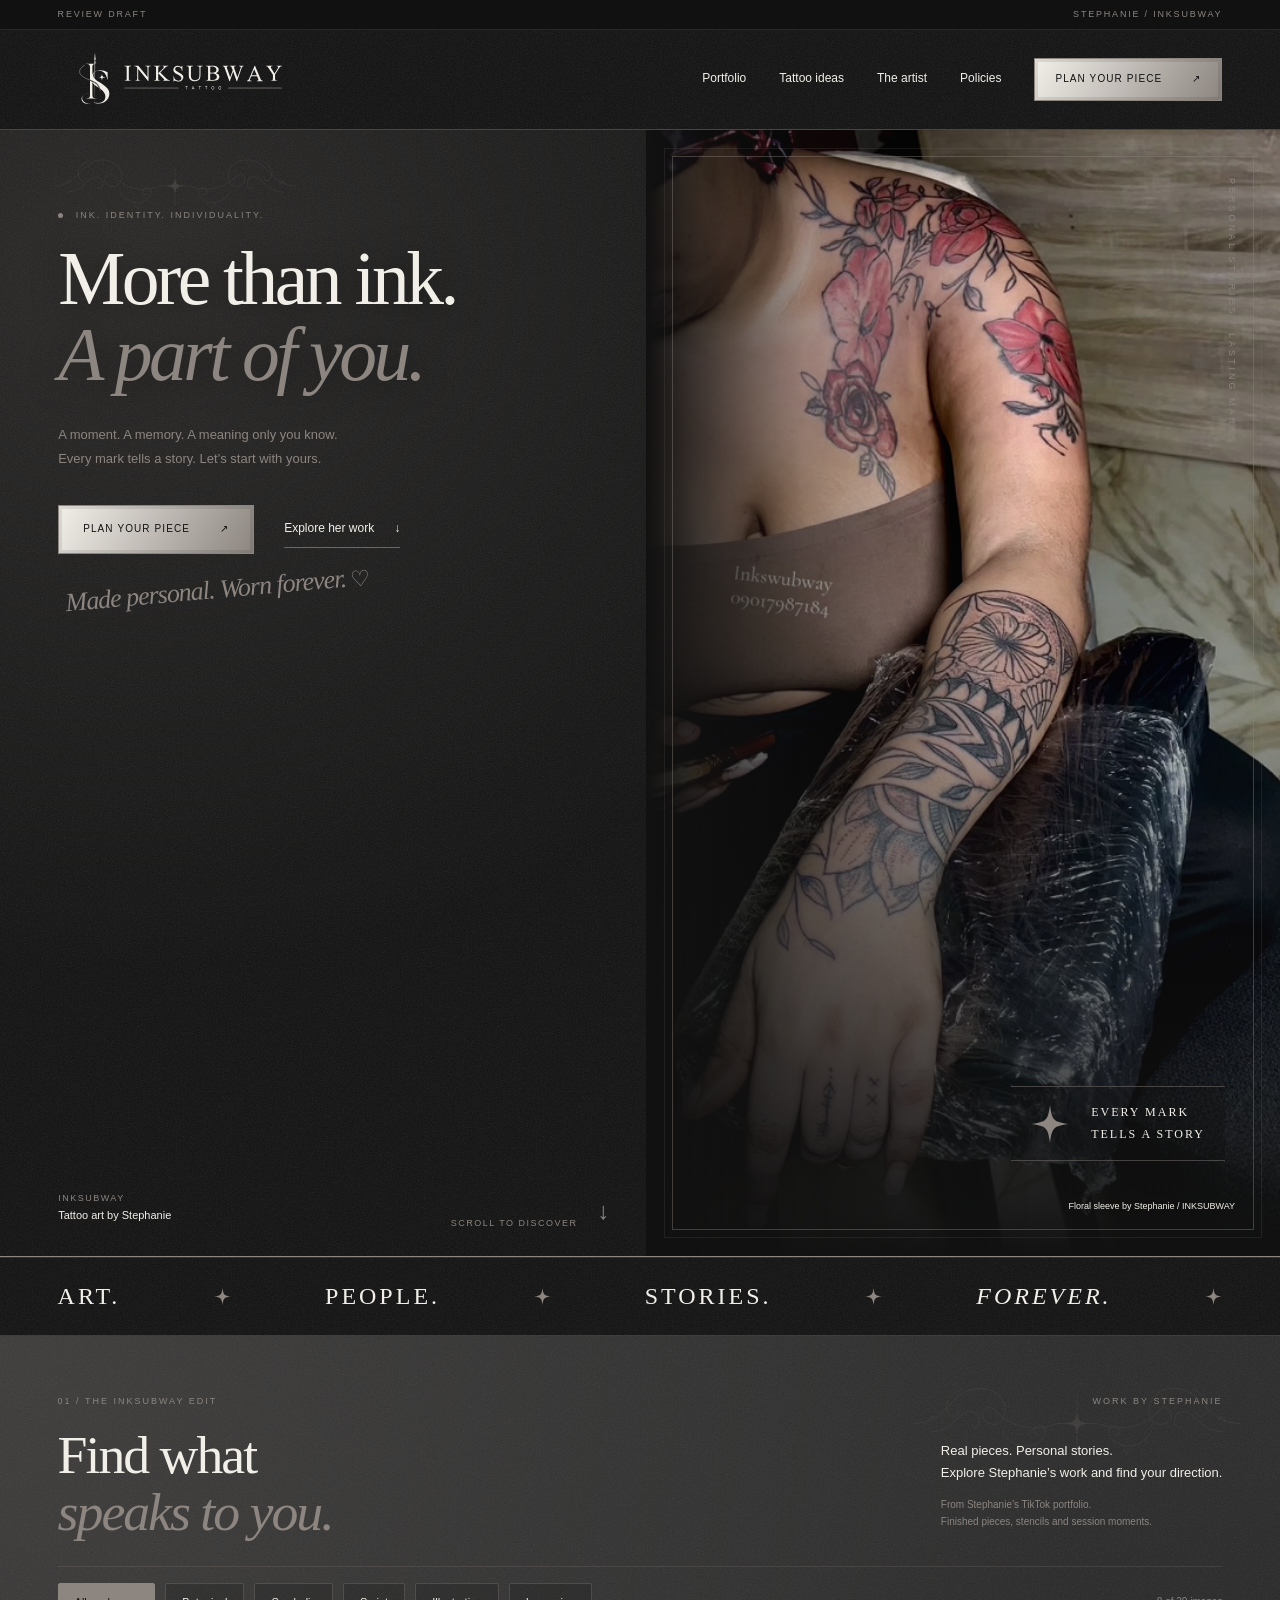
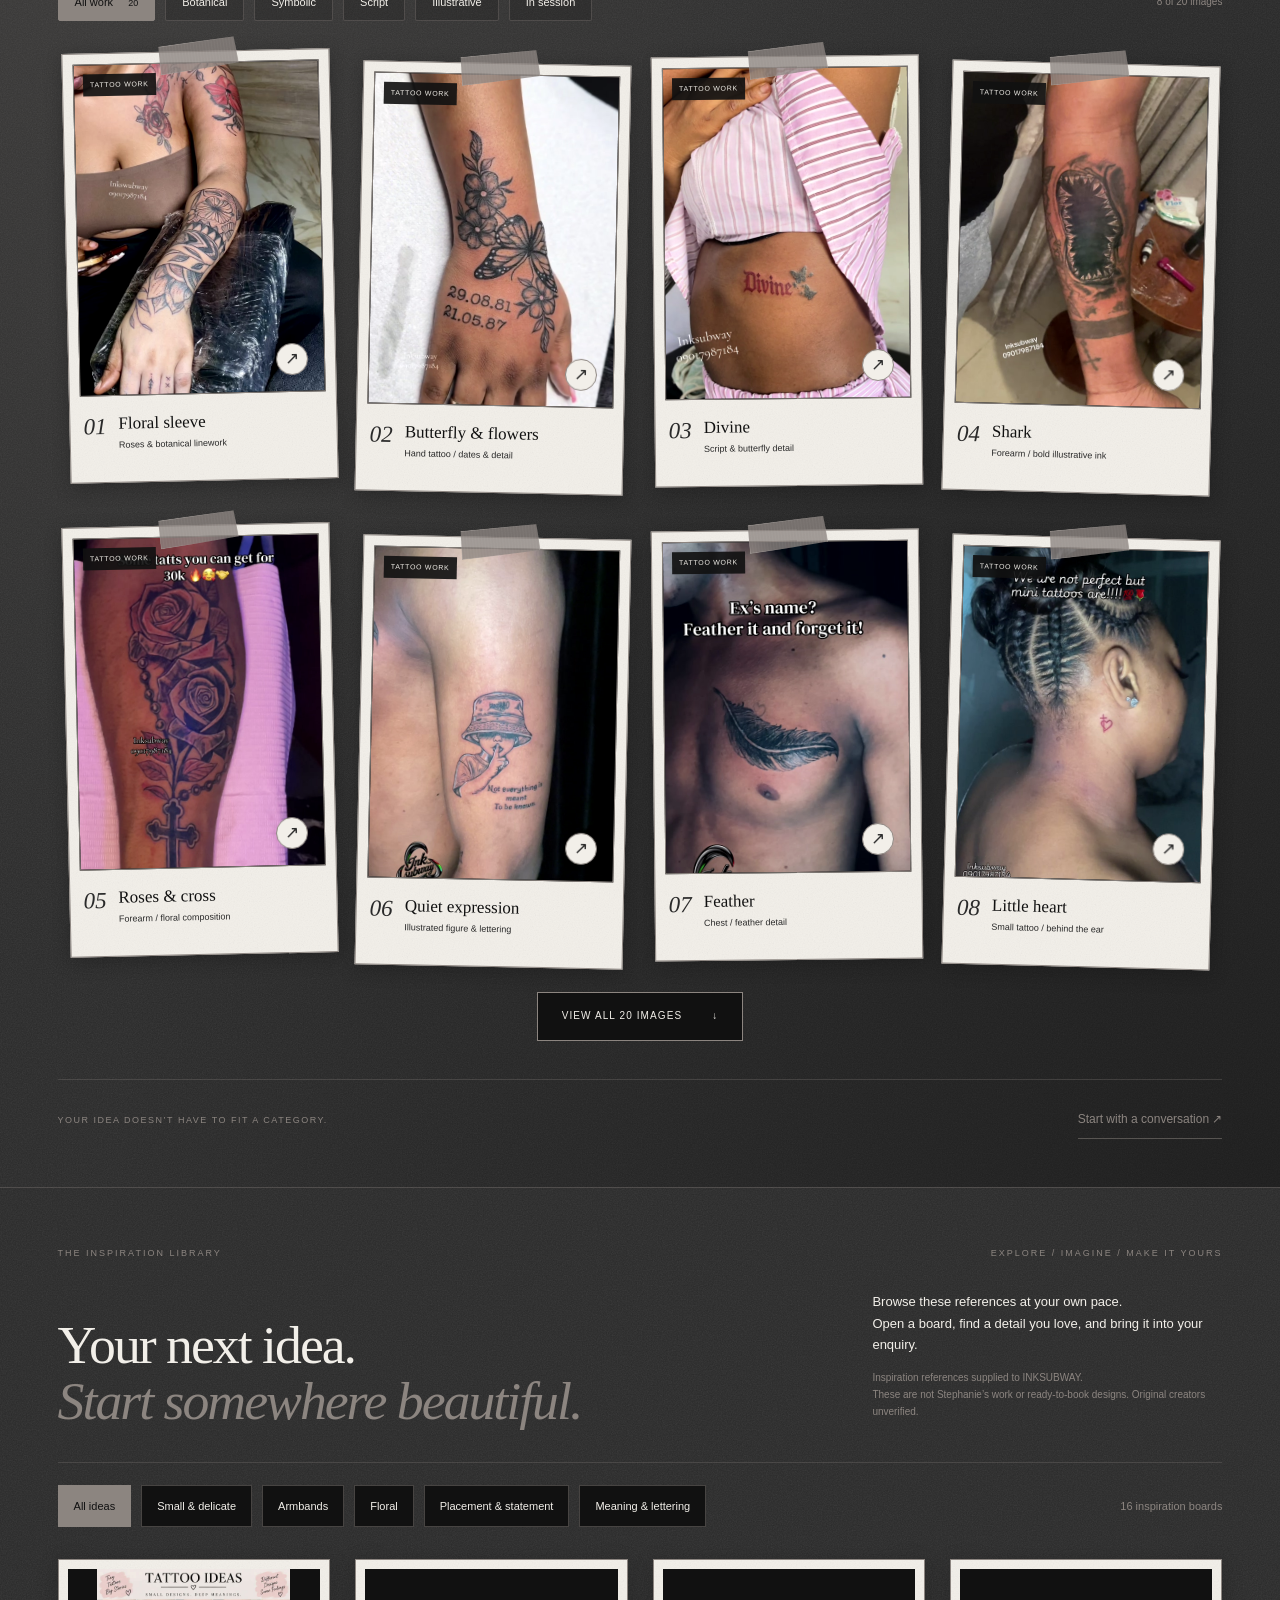
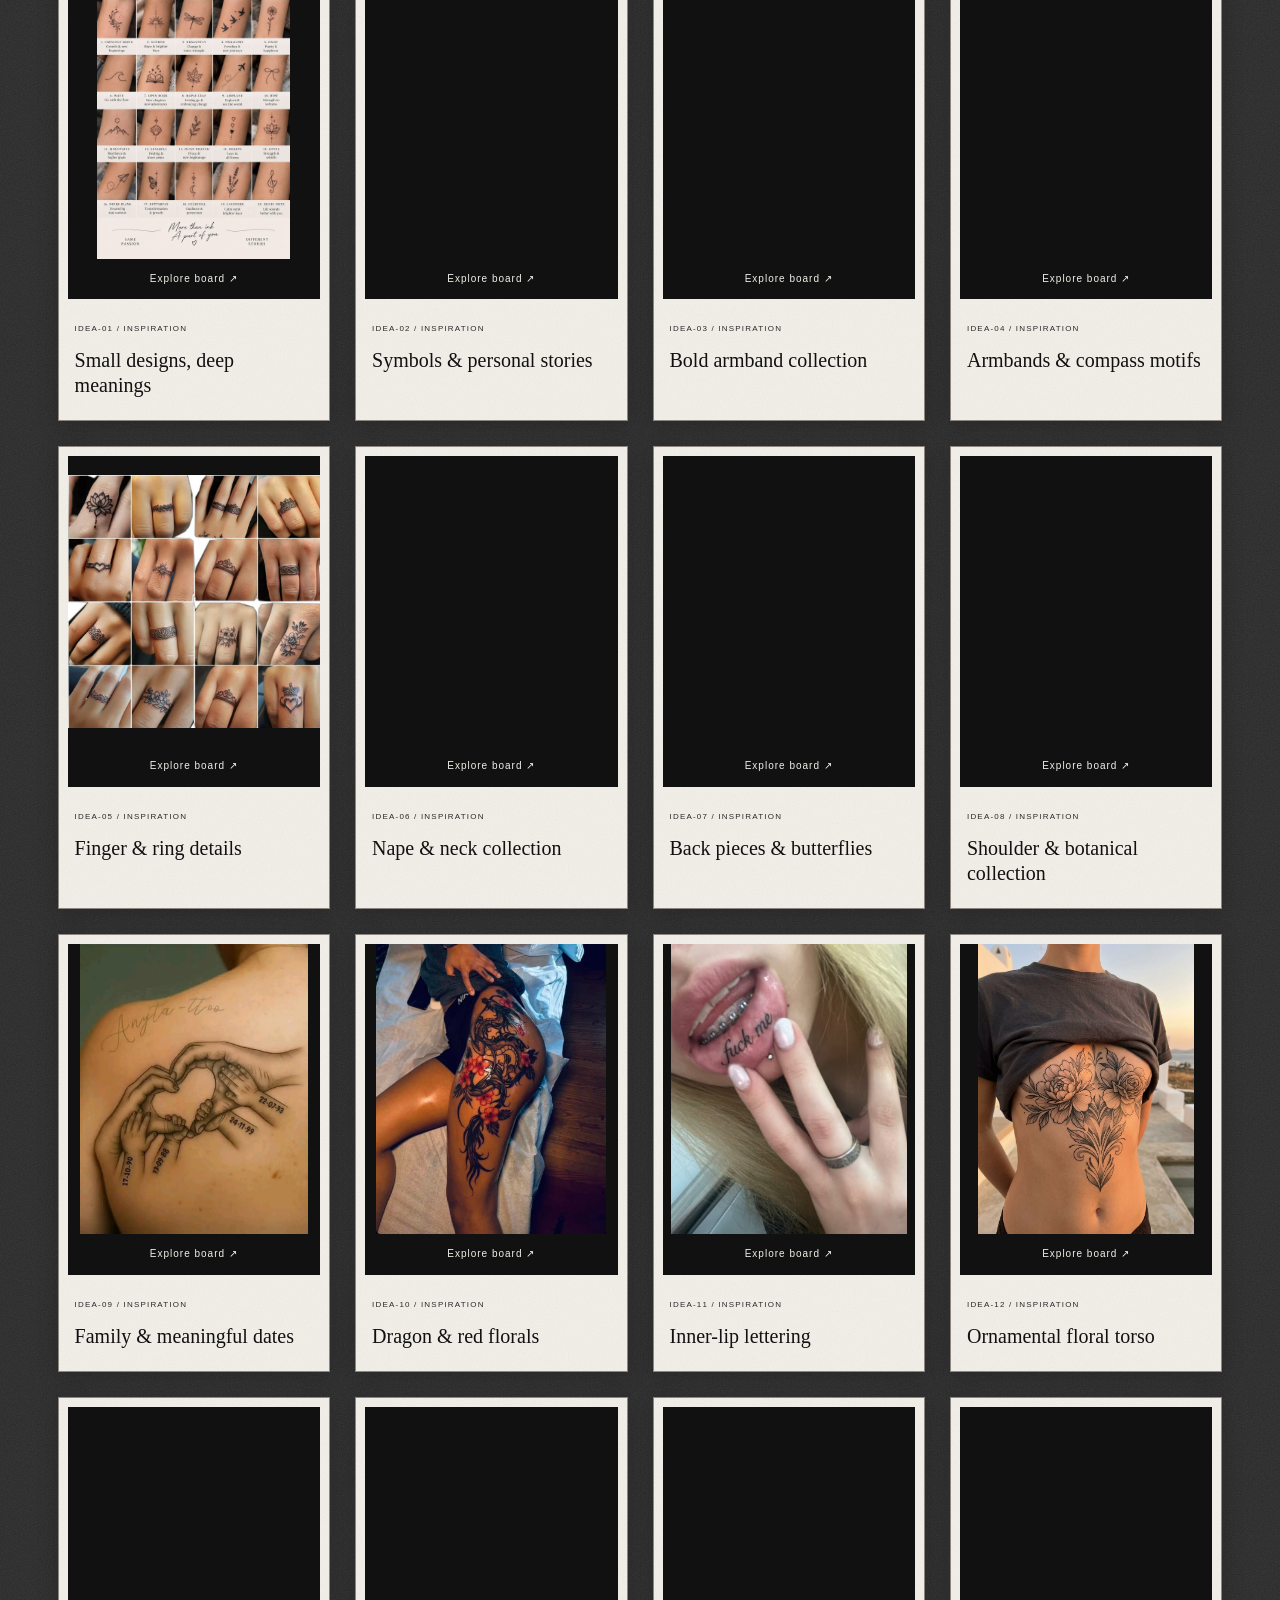
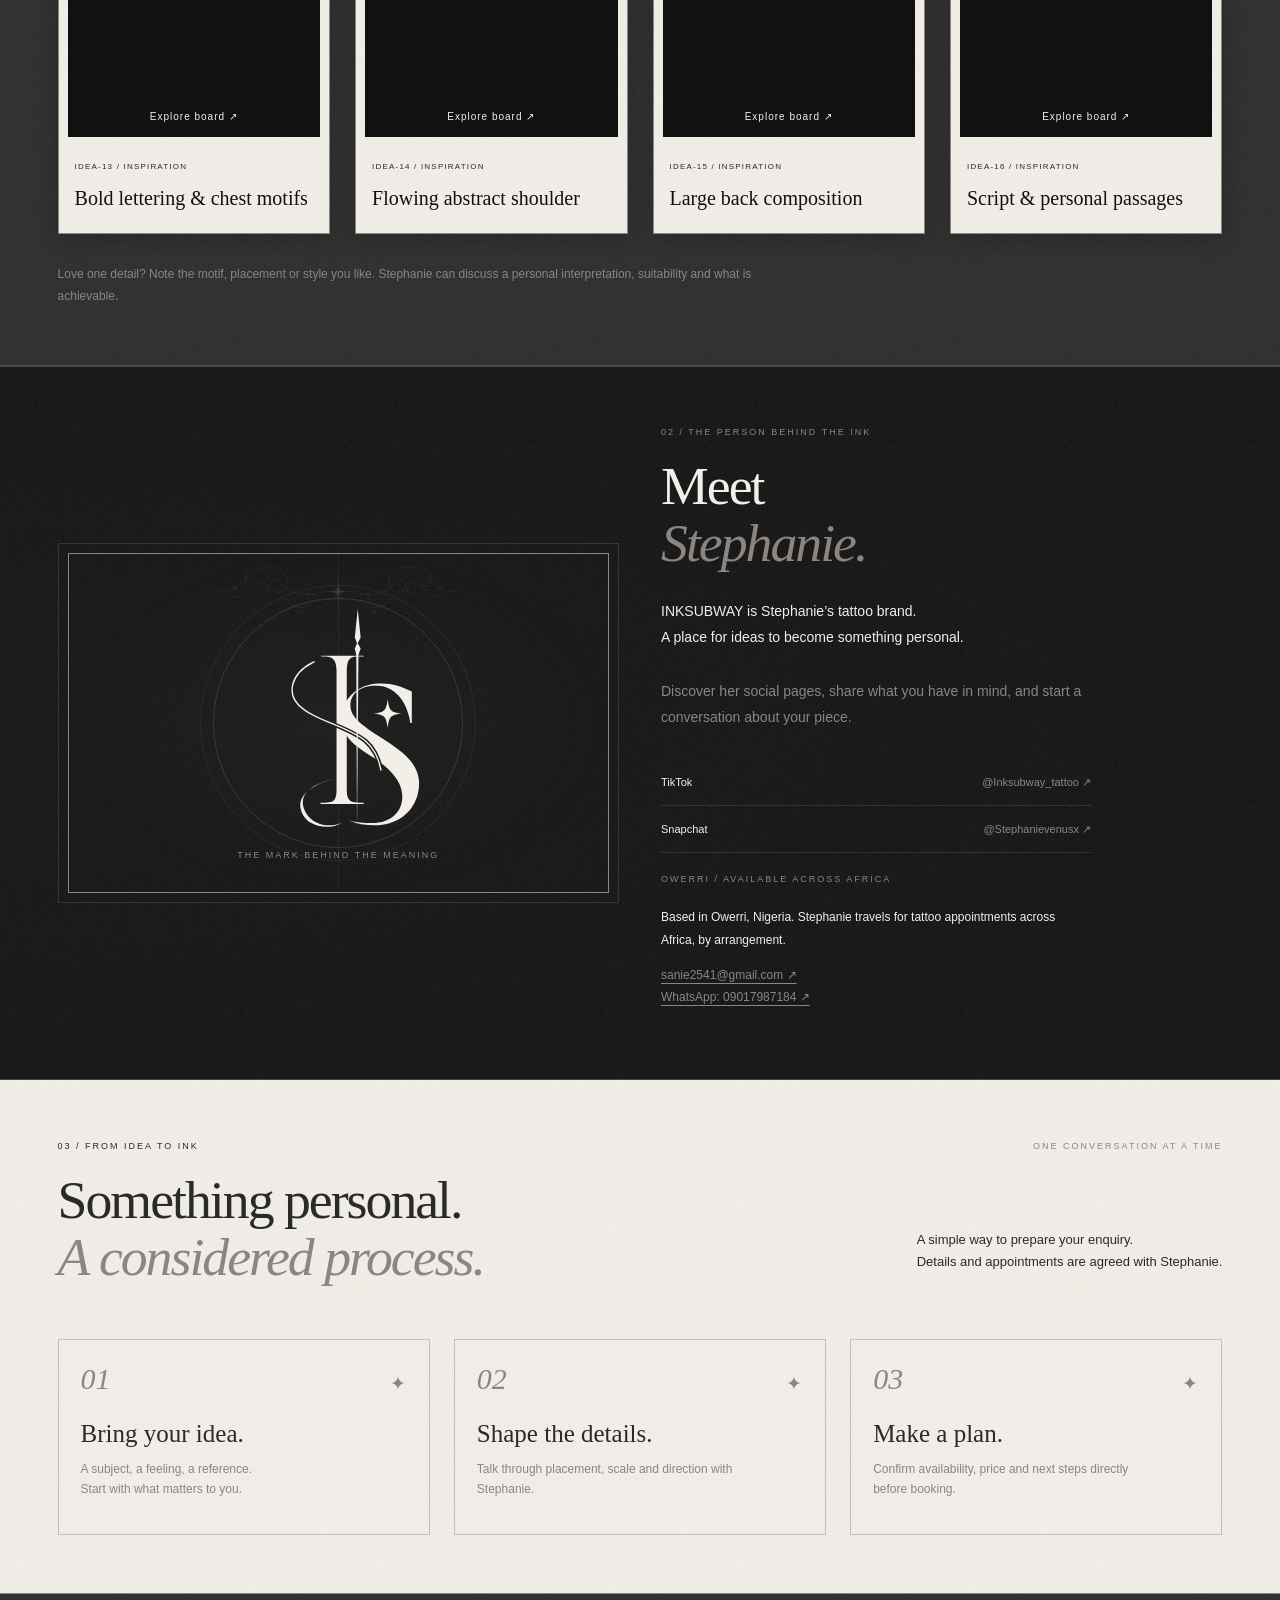
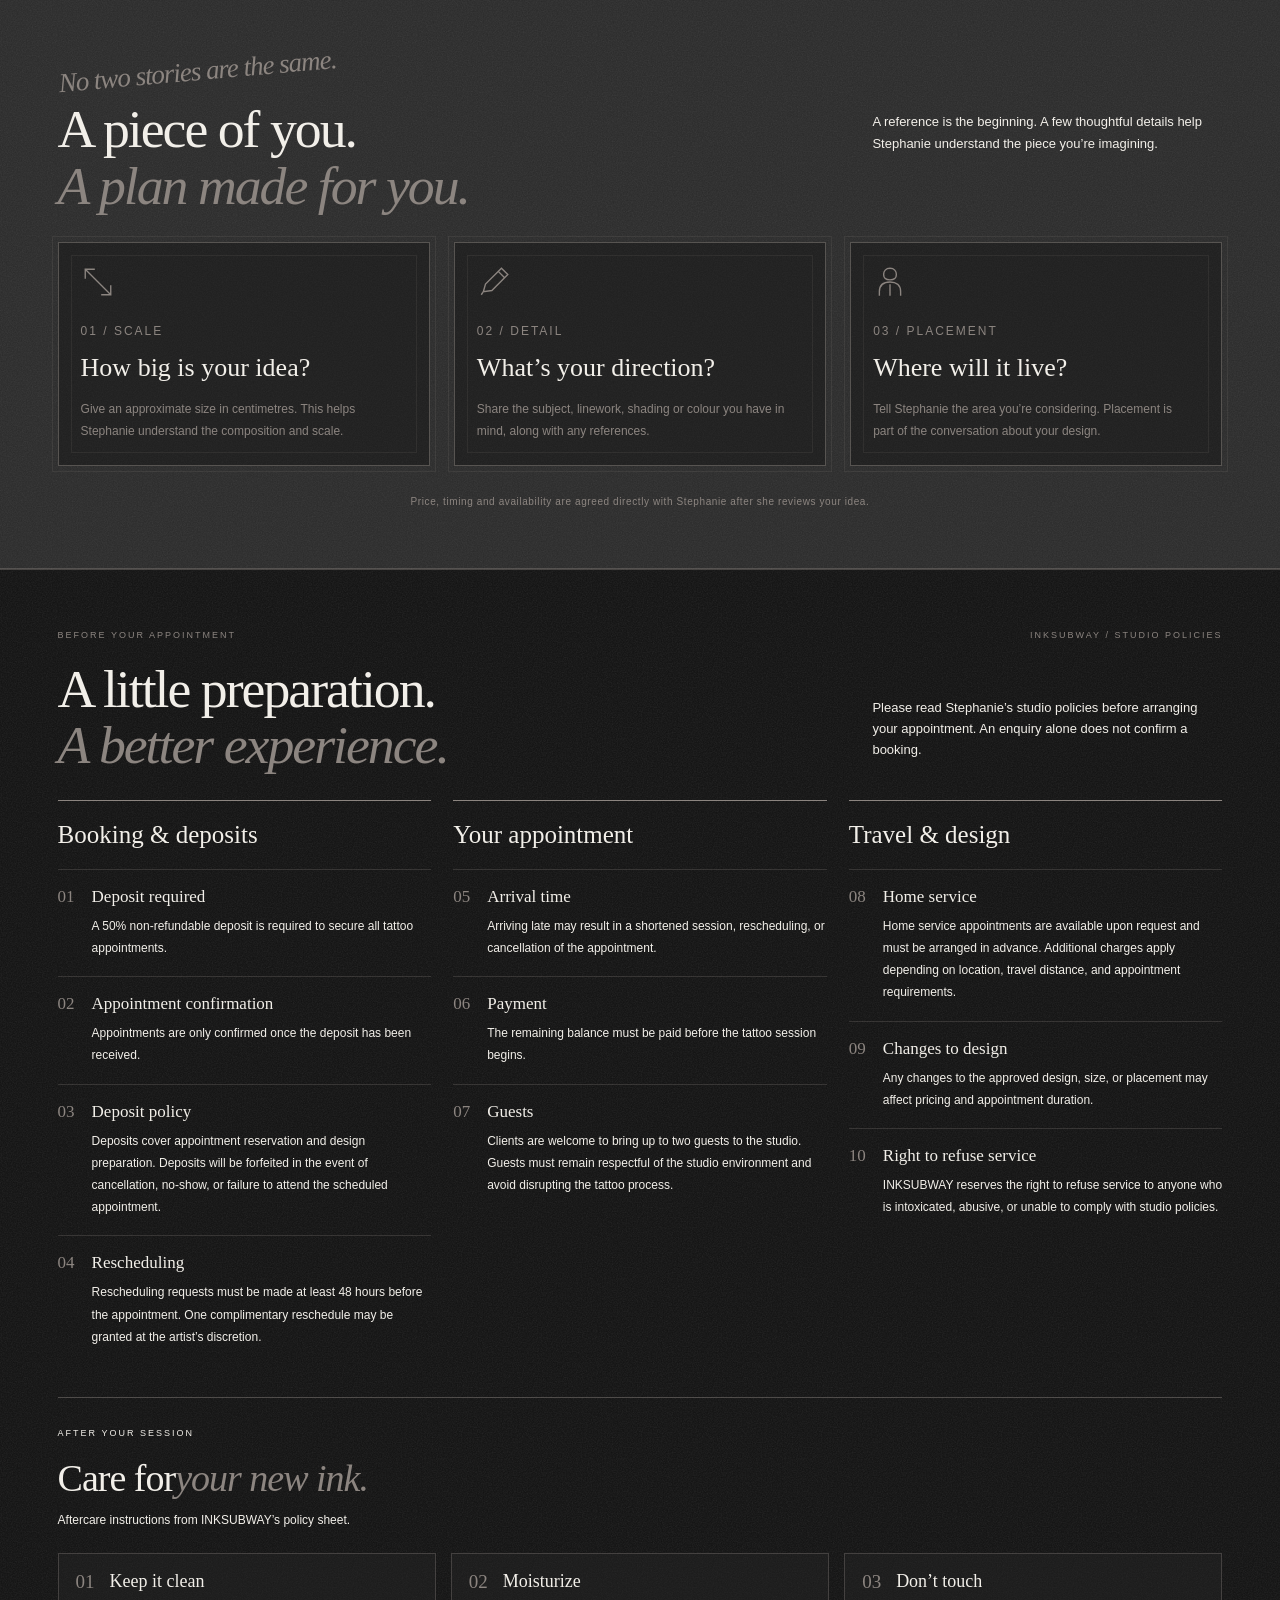
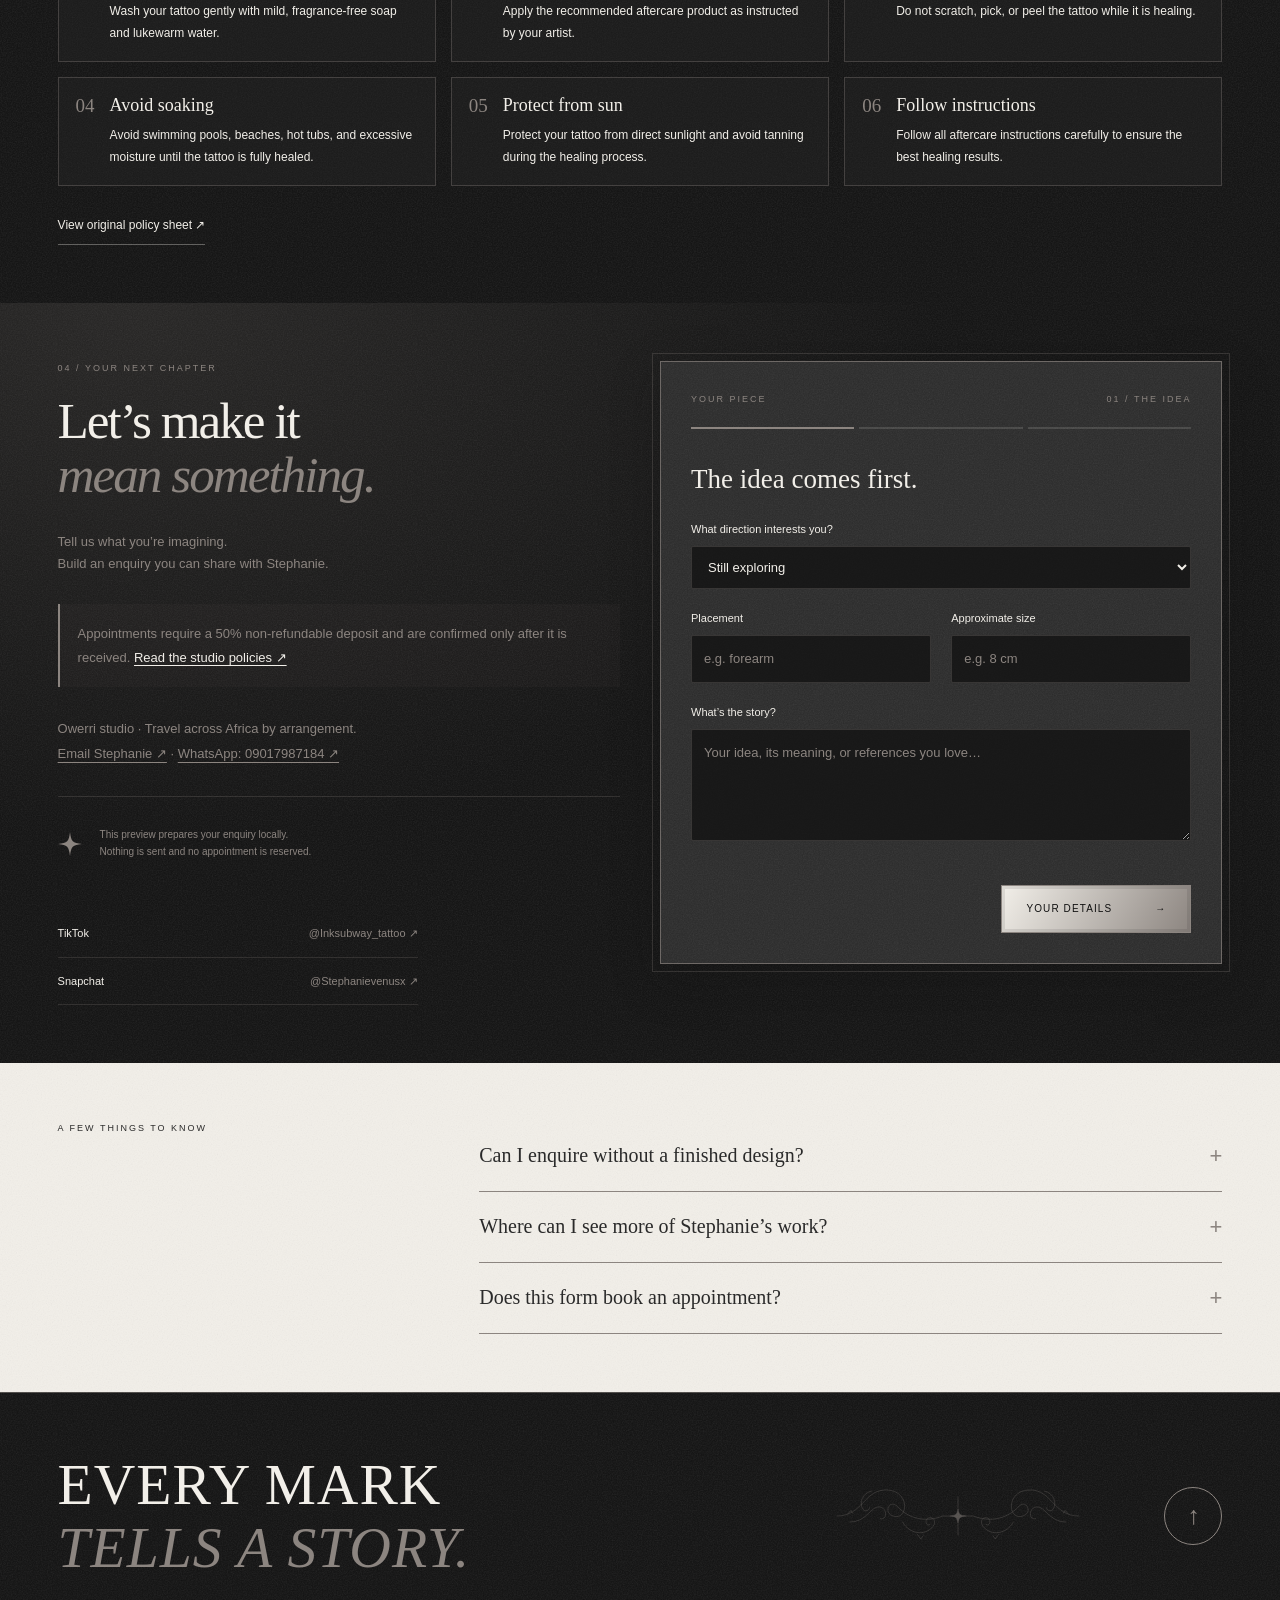
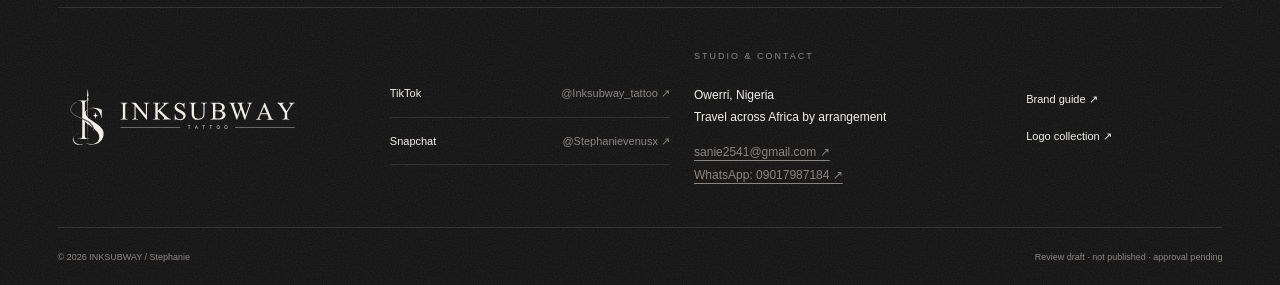
<file: index.html>
<!doctype html><html lang="en"><head><meta charset="utf-8"><meta name="robots" content="noindex,nofollow,noarchive"><meta name="viewport" content="width=device-width,initial-scale=1"><meta name="theme-color" content="#111111"><meta name="description" content="Explore the INKSUBWAY brand concept and plan a tattoo enquiry for Stephanie. Private website prototype."><title>INKSUBWAY — Every mark tells a story.</title><link rel="icon" href="submark-black-on-ivory.svg"><link rel="stylesheet" href="styles.css"><link rel="stylesheet" href="atelier.css"><link rel="stylesheet" href="ideas.css"><link rel="stylesheet" href="policies.css"><link rel="stylesheet" href="layout-refinement.css"><link rel="stylesheet" href="motion.css"></head><body><a class="skip" href="#main">Skip to content</a><div class="review">REVIEW DRAFT <span>STEPHANIE / INKSUBWAY</span></div><header><a class="brand" href="#home" aria-label="INKSUBWAY home"><img src="horizontal-ivory.svg" width="280" height="80" alt="INKSUBWAY Tattoo"></a><button class="menu-toggle" aria-expanded="false" aria-controls="main-nav">Menu <span>☰</span></button><nav id="main-nav" aria-label="Main navigation"><a href="#inspiration">Portfolio</a><a href="#tattoo-ideas">Tattoo ideas</a><a href="#artist">The artist</a><a href="#studio-policies">Policies</a><a class="button light small" href="#booking">Plan your piece <span>↗</span></a></nav></header><main id="main"><section class="hero" id="home"><div class="hero-copy"><p class="eyebrow"><span class="dot"></span> INK. IDENTITY. INDIVIDUALITY.</p><h1>More than ink.<br><em>A part of you.</em></h1><p class="hero-description">A moment. A memory. A meaning only you know.<br>Every mark tells a story. Let’s start with yours.</p><div class="hero-actions"><a class="button light" href="#booking">Plan your piece <span>↗</span></a><a class="text-link" href="#inspiration">Explore her work <span>↓</span></a></div><p class="handwritten">Made personal. Worn forever.</p><div class="hero-bottom"><span>INKSUBWAY<br><b>Tattoo art by Stephanie</b></span><a href="#inspiration" aria-label="Scroll to inspiration">SCROLL TO DISCOVER <span>↓</span></a></div></div><div class="hero-visual"><div class="reference-image hero-photo portfolio-photo" style="background-image:url('7676740426824453384.jpg')" role="img" aria-label="Stephanie’s floral sleeve tattoo from her INKSUBWAY TikTok portfolio"></div><div class="hero-shade"></div><div class="vertical-caption">PERSONAL STORIES / LASTING MARKS</div><div class="hero-stamp"><svg viewBox="0 0 40 40" aria-hidden="true"><path d="M20 0C22 16 24 18 40 20C24 22 22 24 20 40C18 24 16 22 0 20C16 18 18 16 20 0Z" fill="currentColor"/></svg><span>EVERY MARK<br>TELLS A STORY</span></div><p class="image-disclosure">Floral sleeve by Stephanie / INKSUBWAY</p></div></section><div class="ribbon"><span>ART.</span><svg viewBox="0 0 40 40" aria-hidden="true"><path d="M20 0C22 16 24 18 40 20C24 22 22 24 20 40C18 24 16 22 0 20C16 18 18 16 20 0Z" fill="currentColor"/></svg><span>PEOPLE.</span><svg viewBox="0 0 40 40" aria-hidden="true"><path d="M20 0C22 16 24 18 40 20C24 22 22 24 20 40C18 24 16 22 0 20C16 18 18 16 20 0Z" fill="currentColor"/></svg><span>STORIES.</span><svg viewBox="0 0 40 40" aria-hidden="true"><path d="M20 0C22 16 24 18 40 20C24 22 22 24 20 40C18 24 16 22 0 20C16 18 18 16 20 0Z" fill="currentColor"/></svg><em>FOREVER.</em><svg viewBox="0 0 40 40" aria-hidden="true"><path d="M20 0C22 16 24 18 40 20C24 22 22 24 20 40C18 24 16 22 0 20C16 18 18 16 20 0Z" fill="currentColor"/></svg></div><section id="inspiration" class="edit section"><div class="section-top"><p class="eyebrow">01 / THE INKSUBWAY EDIT</p><span>WORK BY STEPHANIE</span></div><div class="section-heading"><h2>Find what<br><em>speaks to you.</em></h2><div><p>Real pieces. Personal stories.<br>Explore Stephanie’s work and find your direction.</p><p class="disclosure">From Stephanie’s TikTok portfolio.<br>Finished pieces, stencils and session moments.</p></div></div><div class="filter-row" role="group" aria-label="Filter Stephanie’s portfolio"><button class="filter active" data-filter="all" aria-pressed="true">All work <span>20</span></button><button class="filter" data-filter="floral" aria-pressed="false">Botanical</button><button class="filter" data-filter="symbolic" aria-pressed="false">Symbolic</button><button class="filter" data-filter="script" aria-pressed="false">Script</button><button class="filter" data-filter="portrait" aria-pressed="false">Illustrative</button><button class="filter" data-filter="process" aria-pressed="false">In session</button><span id="filter-count" role="status">8 of 20 images</span></div><div class="gallery"><article class="gallery-card" data-category="floral" ><button class="gallery-open" data-title="Floral sleeve" data-post="https://www.tiktok.com/@inksubway_tattoo/video/7676740426824453384" aria-label="View Floral sleeve by Stephanie"><div class="reference-image portfolio-photo" style="background-image:url('7676740426824453384.jpg');--ratio:540/960" role="img" aria-label="Floral sleeve by Stephanie; tattoo work"></div><span class="photo-label">TATTOO WORK</span><span class="photo-open">↗</span></button><div class="gallery-caption"><span>01</span><div><h3>Floral sleeve</h3><p>Roses & botanical linework</p></div></div></article><article class="gallery-card" data-category="floral" ><button class="gallery-open" data-title="Butterfly & flowers" data-post="https://www.tiktok.com/@inksubway_tattoo/video/7692399209722514695" aria-label="View Butterfly & flowers by Stephanie"><div class="reference-image portfolio-photo" style="background-image:url('7692399209722514695.jpg');--ratio:540/960" role="img" aria-label="Butterfly & flowers by Stephanie; tattoo work"></div><span class="photo-label">TATTOO WORK</span><span class="photo-open">↗</span></button><div class="gallery-caption"><span>02</span><div><h3>Butterfly & flowers</h3><p>Hand tattoo / dates & detail</p></div></div></article><article class="gallery-card" data-category="script" ><button class="gallery-open" data-title="Divine" data-post="https://www.tiktok.com/@inksubway_tattoo/video/7694390124074814738" aria-label="View Divine by Stephanie"><div class="reference-image portfolio-photo" style="background-image:url('7694390124074814738.jpg');--ratio:540/960" role="img" aria-label="Divine by Stephanie; tattoo work"></div><span class="photo-label">TATTOO WORK</span><span class="photo-open">↗</span></button><div class="gallery-caption"><span>03</span><div><h3>Divine</h3><p>Script & butterfly detail</p></div></div></article><article class="gallery-card" data-category="portrait" ><button class="gallery-open" data-title="Shark" data-post="https://www.tiktok.com/@inksubway_tattoo/video/7689557930093448466" aria-label="View Shark by Stephanie"><div class="reference-image portfolio-photo" style="background-image:url('7689557930093448466.jpg');--ratio:540/960" role="img" aria-label="Shark by Stephanie; tattoo work"></div><span class="photo-label">TATTOO WORK</span><span class="photo-open">↗</span></button><div class="gallery-caption"><span>04</span><div><h3>Shark</h3><p>Forearm / bold illustrative ink</p></div></div></article><article class="gallery-card" data-category="floral" ><button class="gallery-open" data-title="Roses & cross" data-post="https://www.tiktok.com/@inksubway_tattoo/video/7686949251204582663" aria-label="View Roses & cross by Stephanie"><div class="reference-image portfolio-photo" style="background-image:url('7686949251204582663.jpg');--ratio:540/960" role="img" aria-label="Roses & cross by Stephanie; tattoo work"></div><span class="photo-label">TATTOO WORK</span><span class="photo-open">↗</span></button><div class="gallery-caption"><span>05</span><div><h3>Roses & cross</h3><p>Forearm / floral composition</p></div></div></article><article class="gallery-card" data-category="portrait" ><button class="gallery-open" data-title="Quiet expression" data-post="https://www.tiktok.com/@inksubway_tattoo/video/7680727096854908178" aria-label="View Quiet expression by Stephanie"><div class="reference-image portfolio-photo" style="background-image:url('7680727096854908178.jpg');--ratio:540/960" role="img" aria-label="Quiet expression by Stephanie; tattoo work"></div><span class="photo-label">TATTOO WORK</span><span class="photo-open">↗</span></button><div class="gallery-caption"><span>06</span><div><h3>Quiet expression</h3><p>Illustrated figure & lettering</p></div></div></article><article class="gallery-card" data-category="symbolic" ><button class="gallery-open" data-title="Feather" data-post="https://www.tiktok.com/@inksubway_tattoo/video/7679503685453499656" aria-label="View Feather by Stephanie"><div class="reference-image portfolio-photo" style="background-image:url('7679503685453499656.jpg');--ratio:540/960" role="img" aria-label="Feather by Stephanie; tattoo work"></div><span class="photo-label">TATTOO WORK</span><span class="photo-open">↗</span></button><div class="gallery-caption"><span>07</span><div><h3>Feather</h3><p>Chest / feather detail</p></div></div></article><article class="gallery-card" data-category="symbolic" ><button class="gallery-open" data-title="Little heart" data-post="https://www.tiktok.com/@inksubway_tattoo/video/7691247683113192711" aria-label="View Little heart by Stephanie"><div class="reference-image portfolio-photo" style="background-image:url('7691247683113192711.jpg');--ratio:540/960" role="img" aria-label="Little heart by Stephanie; tattoo work"></div><span class="photo-label">TATTOO WORK</span><span class="photo-open">↗</span></button><div class="gallery-caption"><span>08</span><div><h3>Little heart</h3><p>Small tattoo / behind the ear</p></div></div></article><article class="gallery-card" data-category="symbolic" hidden><button class="gallery-open" data-title="Personal symbols" data-post="https://www.tiktok.com/@inksubway_tattoo/video/7675837221966204167" aria-label="View Personal symbols by Stephanie"><div class="reference-image portfolio-photo" style="background-image:url('7675837221966204167.jpg');--ratio:540/960" role="img" aria-label="Personal symbols by Stephanie; tattoo work"></div><span class="photo-label">TATTOO WORK</span><span class="photo-open">↗</span></button><div class="gallery-caption"><span>09</span><div><h3>Personal symbols</h3><p>Upper arm / figures & birds</p></div></div></article><article class="gallery-card" data-category="script" hidden><button class="gallery-open" data-title="A line to carry" data-post="https://www.tiktok.com/@inksubway_tattoo/video/7686488229331127570" aria-label="View A line to carry by Stephanie"><div class="reference-image portfolio-photo" style="background-image:url('7686488229331127570.jpg');--ratio:540/960" role="img" aria-label="A line to carry by Stephanie; tattoo work"></div><span class="photo-label">TATTOO WORK</span><span class="photo-open">↗</span></button><div class="gallery-caption"><span>10</span><div><h3>A line to carry</h3><p>Shoulder / script lettering</p></div></div></article><article class="gallery-card" data-category="script" hidden><button class="gallery-open" data-title="Divine — another view" data-post="https://www.tiktok.com/@inksubway_tattoo/video/7694313953677085959" aria-label="View Divine — another view by Stephanie"><div class="reference-image portfolio-photo" style="background-image:url('7694313953677085959.jpg');--ratio:540/960" role="img" aria-label="Divine — another view by Stephanie; tattoo work"></div><span class="photo-label">TATTOO WORK</span><span class="photo-open">↗</span></button><div class="gallery-caption"><span>11</span><div><h3>Divine — another view</h3><p>Script piece / from the same series</p></div></div></article><article class="gallery-card" data-category="process" hidden><button class="gallery-open" data-title="Roses & cross — session" data-post="https://www.tiktok.com/@inksubway_tattoo/video/7686458853268983058" aria-label="View Roses & cross — session by Stephanie"><div class="reference-image portfolio-photo" style="background-image:url('7686458853268983058.jpg');--ratio:540/960" role="img" aria-label="Roses & cross — session by Stephanie; session"></div><span class="photo-label">SESSION</span><span class="photo-open">↗</span></button><div class="gallery-caption"><span>12</span><div><h3>Roses & cross — session</h3><p>Forearm / detail during the session</p></div></div></article><article class="gallery-card" data-category="process" hidden><button class="gallery-open" data-title="Before the ink" data-post="https://www.tiktok.com/@inksubway_tattoo/video/7686123455678401800" aria-label="View Before the ink by Stephanie"><div class="reference-image portfolio-photo" style="background-image:url('7686123455678401800.jpg');--ratio:540/960" role="img" aria-label="Before the ink by Stephanie; stencil"></div><span class="photo-label">STENCIL</span><span class="photo-open">↗</span></button><div class="gallery-caption"><span>13</span><div><h3>Before the ink</h3><p>Rose & cross / stencil preparation</p></div></div></article><article class="gallery-card" data-category="process" hidden><button class="gallery-open" data-title="The design takes shape" data-post="https://www.tiktok.com/@inksubway_tattoo/video/7685714041003724039" aria-label="View The design takes shape by Stephanie"><div class="reference-image portfolio-photo" style="background-image:url('7685714041003724039.jpg');--ratio:540/960" role="img" aria-label="The design takes shape by Stephanie; stencil"></div><span class="photo-label">STENCIL</span><span class="photo-open">↗</span></button><div class="gallery-caption"><span>14</span><div><h3>The design takes shape</h3><p>Rose & cross / transferred stencil</p></div></div></article><article class="gallery-card" data-category="process" hidden><button class="gallery-open" data-title="Building the florals" data-post="https://www.tiktok.com/@inksubway_tattoo/video/7678747182735904007" aria-label="View Building the florals by Stephanie"><div class="reference-image portfolio-photo" style="background-image:url('7678747182735904007.jpg');--ratio:540/960" role="img" aria-label="Building the florals by Stephanie; in progress"></div><span class="photo-label">IN PROGRESS</span><span class="photo-open">↗</span></button><div class="gallery-caption"><span>15</span><div><h3>Building the florals</h3><p>Shoulder / work in progress</p></div></div></article><article class="gallery-card" data-category="process" hidden><button class="gallery-open" data-title="Small details, in session" data-post="https://www.tiktok.com/@inksubway_tattoo/video/7678056663978478856" aria-label="View Small details, in session by Stephanie"><div class="reference-image portfolio-photo" style="background-image:url('7678056663978478856.jpg');--ratio:540/960" role="img" aria-label="Small details, in session by Stephanie; session"></div><span class="photo-label">SESSION</span><span class="photo-open">↗</span></button><div class="gallery-caption"><span>16</span><div><h3>Small details, in session</h3><p>A closer look at the process</p></div></div></article><article class="gallery-card" data-category="symbolic" hidden><button class="gallery-open" data-title="An arm of stories" data-post="https://www.tiktok.com/@inksubway_tattoo/video/7677856677869194514" aria-label="View An arm of stories by Stephanie"><div class="reference-image portfolio-photo" style="background-image:url('7677856677869194514.jpg');--ratio:540/960" role="img" aria-label="An arm of stories by Stephanie; session"></div><span class="photo-label">SESSION</span><span class="photo-open">↗</span></button><div class="gallery-caption"><span>17</span><div><h3>An arm of stories</h3><p>Multiple motifs / session view</p></div></div></article><article class="gallery-card" data-category="process" hidden><button class="gallery-open" data-title="Behind the piece" data-post="https://www.tiktok.com/@inksubway_tattoo/video/7678414520062119186" aria-label="View Behind the piece by Stephanie"><div class="reference-image portfolio-photo" style="background-image:url('7678414520062119186.jpg');--ratio:540/960" role="img" aria-label="Behind the piece by Stephanie; session"></div><span class="photo-label">SESSION</span><span class="photo-open">↗</span></button><div class="gallery-caption"><span>18</span><div><h3>Behind the piece</h3><p>Tattoo session / artist at work</p></div></div></article><article class="gallery-card" data-category="process" hidden><button class="gallery-open" data-title="Work with me" data-post="https://www.tiktok.com/@inksubway_tattoo/video/7688792721040887047" aria-label="View Work with me by Stephanie"><div class="reference-image portfolio-photo" style="background-image:url('7688792721040887047.jpg');--ratio:540/960" role="img" aria-label="Work with me by Stephanie; session"></div><span class="photo-label">SESSION</span><span class="photo-open">↗</span></button><div class="gallery-caption"><span>19</span><div><h3>Work with me</h3><p>Wrist / session moment</p></div></div></article><article class="gallery-card" data-category="process" hidden><button class="gallery-open" data-title="Behind INKSUBWAY" data-post="https://www.tiktok.com/@inksubway_tattoo/video/7676158908339326216" aria-label="View Behind INKSUBWAY by Stephanie"><div class="reference-image portfolio-photo" style="background-image:url('7676158908339326216.jpg');--ratio:540/960" role="img" aria-label="Behind INKSUBWAY by Stephanie; behind the ink"></div><span class="photo-label">BEHIND THE INK</span><span class="photo-open">↗</span></button><div class="gallery-caption"><span>20</span><div><h3>Behind INKSUBWAY</h3><p>From Stephanie’s TikTok feed</p></div></div></article></div><div class="portfolio-more"><button id="show-more" class="button">View all 20 images <span>↓</span></button></div><div class="edit-foot"><span>YOUR IDEA DOESN’T HAVE TO FIT A CATEGORY.</span><a class="text-link dark" href="#booking">Start with a conversation ↗</a></div></section><section class="ideas section" id="tattoo-ideas"><div class="section-top"><p class="eyebrow">THE INSPIRATION LIBRARY</p><span>EXPLORE / IMAGINE / MAKE IT YOURS</span></div><div class="section-heading"><h2>Your next idea.<br><em>Start somewhere beautiful.</em></h2><div><p>Browse these references at your own pace.<br>Open a board, find a detail you love, and bring it into your enquiry.</p><p class="disclosure">Inspiration references supplied to INKSUBWAY.<br>These are not Stephanie’s work or ready-to-book designs. Original creators unverified.</p></div></div><div class="ideas-filters" role="group" aria-label="Filter tattoo ideas"><button type="button" class="idea-filter active" data-idea-filter="all" aria-pressed="true">All ideas</button><button type="button" class="idea-filter " data-idea-filter="small" aria-pressed="false">Small & delicate</button><button type="button" class="idea-filter " data-idea-filter="bands" aria-pressed="false">Armbands</button><button type="button" class="idea-filter " data-idea-filter="floral" aria-pressed="false">Floral</button><button type="button" class="idea-filter " data-idea-filter="placement" aria-pressed="false">Placement & statement</button><button type="button" class="idea-filter " data-idea-filter="meaning" aria-pressed="false">Meaning & lettering</button><span id="ideas-count" role="status">16 inspiration boards</span></div><div class="ideas-grid"><article class="idea-card" data-idea-category="small"><button type="button" class="idea-open" data-idea-id="IDEA-01" data-idea-title="Small designs, deep meanings" data-idea-file="idea-01.png" aria-label="Open Small designs, deep meanings inspiration"><img src="idea-01.png" alt="Small designs, deep meanings — inspiration reference" loading="lazy" decoding="async"><span>Explore board ↗</span></button><div class="idea-caption"><small>IDEA-01 / INSPIRATION</small><h3>Small designs, deep meanings</h3></div></article><article class="idea-card" data-idea-category="small"><button type="button" class="idea-open" data-idea-id="IDEA-02" data-idea-title="Symbols & personal stories" data-idea-file="idea-02.png" aria-label="Open Symbols & personal stories inspiration"><img src="idea-02.png" alt="Symbols & personal stories — inspiration reference" loading="lazy" decoding="async"><span>Explore board ↗</span></button><div class="idea-caption"><small>IDEA-02 / INSPIRATION</small><h3>Symbols & personal stories</h3></div></article><article class="idea-card" data-idea-category="bands"><button type="button" class="idea-open" data-idea-id="IDEA-03" data-idea-title="Bold armband collection" data-idea-file="idea-03.png" aria-label="Open Bold armband collection inspiration"><img src="idea-03.png" alt="Bold armband collection — inspiration reference" loading="lazy" decoding="async"><span>Explore board ↗</span></button><div class="idea-caption"><small>IDEA-03 / INSPIRATION</small><h3>Bold armband collection</h3></div></article><article class="idea-card" data-idea-category="bands"><button type="button" class="idea-open" data-idea-id="IDEA-04" data-idea-title="Armbands & compass motifs" data-idea-file="idea-04.png" aria-label="Open Armbands & compass motifs inspiration"><img src="idea-04.png" alt="Armbands & compass motifs — inspiration reference" loading="lazy" decoding="async"><span>Explore board ↗</span></button><div class="idea-caption"><small>IDEA-04 / INSPIRATION</small><h3>Armbands & compass motifs</h3></div></article><article class="idea-card" data-idea-category="small"><button type="button" class="idea-open" data-idea-id="IDEA-05" data-idea-title="Finger & ring details" data-idea-file="idea-05.png" aria-label="Open Finger & ring details inspiration"><img src="idea-05.png" alt="Finger & ring details — inspiration reference" loading="lazy" decoding="async"><span>Explore board ↗</span></button><div class="idea-caption"><small>IDEA-05 / INSPIRATION</small><h3>Finger & ring details</h3></div></article><article class="idea-card" data-idea-category="placement"><button type="button" class="idea-open" data-idea-id="IDEA-06" data-idea-title="Nape & neck collection" data-idea-file="idea-06.png" aria-label="Open Nape & neck collection inspiration"><img src="idea-06.png" alt="Nape & neck collection — inspiration reference" loading="lazy" decoding="async"><span>Explore board ↗</span></button><div class="idea-caption"><small>IDEA-06 / INSPIRATION</small><h3>Nape & neck collection</h3></div></article><article class="idea-card" data-idea-category="placement"><button type="button" class="idea-open" data-idea-id="IDEA-07" data-idea-title="Back pieces & butterflies" data-idea-file="idea-07.png" aria-label="Open Back pieces & butterflies inspiration"><img src="idea-07.png" alt="Back pieces & butterflies — inspiration reference" loading="lazy" decoding="async"><span>Explore board ↗</span></button><div class="idea-caption"><small>IDEA-07 / INSPIRATION</small><h3>Back pieces & butterflies</h3></div></article><article class="idea-card" data-idea-category="floral"><button type="button" class="idea-open" data-idea-id="IDEA-08" data-idea-title="Shoulder & botanical collection" data-idea-file="idea-08.png" aria-label="Open Shoulder & botanical collection inspiration"><img src="idea-08.png" alt="Shoulder & botanical collection — inspiration reference" loading="lazy" decoding="async"><span>Explore board ↗</span></button><div class="idea-caption"><small>IDEA-08 / INSPIRATION</small><h3>Shoulder & botanical collection</h3></div></article><article class="idea-card" data-idea-category="meaning"><button type="button" class="idea-open" data-idea-id="IDEA-09" data-idea-title="Family & meaningful dates" data-idea-file="idea-09.png" aria-label="Open Family & meaningful dates inspiration"><img src="idea-09.png" alt="Family & meaningful dates — inspiration reference" loading="lazy" decoding="async"><span>Explore board ↗</span></button><div class="idea-caption"><small>IDEA-09 / INSPIRATION</small><h3>Family & meaningful dates</h3></div></article><article class="idea-card" data-idea-category="floral"><button type="button" class="idea-open" data-idea-id="IDEA-10" data-idea-title="Dragon & red florals" data-idea-file="idea-10.png" aria-label="Open Dragon & red florals inspiration"><img src="idea-10.png" alt="Dragon & red florals — inspiration reference" loading="lazy" decoding="async"><span>Explore board ↗</span></button><div class="idea-caption"><small>IDEA-10 / INSPIRATION</small><h3>Dragon & red florals</h3></div></article><article class="idea-card" data-idea-category="meaning"><button type="button" class="idea-open" data-idea-id="IDEA-11" data-idea-title="Inner-lip lettering" data-idea-file="idea-11.png" aria-label="Open Inner-lip lettering inspiration"><img src="idea-11.png" alt="Inner-lip lettering — inspiration reference" loading="lazy" decoding="async"><span>Explore board ↗</span></button><div class="idea-caption"><small>IDEA-11 / INSPIRATION</small><h3>Inner-lip lettering</h3></div></article><article class="idea-card" data-idea-category="floral"><button type="button" class="idea-open" data-idea-id="IDEA-12" data-idea-title="Ornamental floral torso" data-idea-file="idea-12.png" aria-label="Open Ornamental floral torso inspiration"><img src="idea-12.png" alt="Ornamental floral torso — inspiration reference" loading="lazy" decoding="async"><span>Explore board ↗</span></button><div class="idea-caption"><small>IDEA-12 / INSPIRATION</small><h3>Ornamental floral torso</h3></div></article><article class="idea-card" data-idea-category="meaning"><button type="button" class="idea-open" data-idea-id="IDEA-13" data-idea-title="Bold lettering & chest motifs" data-idea-file="idea-13.png" aria-label="Open Bold lettering & chest motifs inspiration"><img src="idea-13.png" alt="Bold lettering & chest motifs — inspiration reference" loading="lazy" decoding="async"><span>Explore board ↗</span></button><div class="idea-caption"><small>IDEA-13 / INSPIRATION</small><h3>Bold lettering & chest motifs</h3></div></article><article class="idea-card" data-idea-category="placement"><button type="button" class="idea-open" data-idea-id="IDEA-14" data-idea-title="Flowing abstract shoulder" data-idea-file="idea-14.png" aria-label="Open Flowing abstract shoulder inspiration"><img src="idea-14.png" alt="Flowing abstract shoulder — inspiration reference" loading="lazy" decoding="async"><span>Explore board ↗</span></button><div class="idea-caption"><small>IDEA-14 / INSPIRATION</small><h3>Flowing abstract shoulder</h3></div></article><article class="idea-card" data-idea-category="placement"><button type="button" class="idea-open" data-idea-id="IDEA-15" data-idea-title="Large back composition" data-idea-file="idea-15.png" aria-label="Open Large back composition inspiration"><img src="idea-15.png" alt="Large back composition — inspiration reference" loading="lazy" decoding="async"><span>Explore board ↗</span></button><div class="idea-caption"><small>IDEA-15 / INSPIRATION</small><h3>Large back composition</h3></div></article><article class="idea-card" data-idea-category="meaning"><button type="button" class="idea-open" data-idea-id="IDEA-16" data-idea-title="Script & personal passages" data-idea-file="idea-16.png" aria-label="Open Script & personal passages inspiration"><img src="idea-16.png" alt="Script & personal passages — inspiration reference" loading="lazy" decoding="async"><span>Explore board ↗</span></button><div class="idea-caption"><small>IDEA-16 / INSPIRATION</small><h3>Script & personal passages</h3></div></article></div><p class="ideas-note">Love one detail? Note the motif, placement or style you like. Stephanie can discuss a personal interpretation, suitability and what is achievable.</p></section><section class="artist section" id="artist"><div class="artist-art"><div class="art-orbit"></div><img src="icon-ivory.svg" alt="INKSUBWAY IS monogram" width="260" height="360"><span class="artist-art-caption">THE MARK BEHIND THE MEANING</span></div><div class="artist-copy"><p class="eyebrow">02 / THE PERSON BEHIND THE INK</p><h2>Meet<br><em>Stephanie.</em></h2><p>INKSUBWAY is Stephanie’s tattoo brand.<br>A place for ideas to become something personal.</p><p class="muted">Discover her social pages, share what you have in mind, and start a conversation about your piece.</p><div class="social-links"><a href="https://www.tiktok.com/@Inksubway_tattoo" target="_blank" rel="noopener noreferrer">TikTok <span>@Inksubway_tattoo ↗</span></a><a href="https://www.snapchat.com/add/Stephanievenusx" target="_blank" rel="noopener noreferrer">Snapchat <span>@Stephanievenusx ↗</span></a></div><div class="studio-contact"><p class="eyebrow">OWERRI / AVAILABLE ACROSS AFRICA</p><p>Based in Owerri, Nigeria. Stephanie travels for tattoo appointments across Africa, by arrangement.</p><p><a href="mailto:sanie2541@gmail.com">sanie2541@gmail.com ↗</a><br><a href="https://wa.me/2349017987184" target="_blank" rel="noopener noreferrer">WhatsApp: 09017987184 ↗</a></p></div></div></section><section id="process" class="process section"><div class="section-top"><p class="eyebrow">03 / FROM IDEA TO INK</p><span>ONE CONVERSATION AT A TIME</span></div><div class="section-heading"><h2>Something personal.<br><em>A considered process.</em></h2><p>A simple way to prepare your enquiry.<br>Details and appointments are agreed with Stephanie.</p></div><div class="process-grid"><article><span>01</span><h3>Bring your idea.</h3><p>A subject, a feeling, a reference.<br>Start with what matters to you.</p></article><article><span>02</span><h3>Shape the details.</h3><p>Talk through placement, scale and direction with Stephanie.</p></article><article><span>03</span><h3>Make a plan.</h3><p>Confirm availability, price and next steps directly before booking.</p></article></div></section><section id="your-piece" class="quote-guide section"><div class="section-heading"><div><p class="handwritten">No two stories are the same.</p><h2>A piece of you.<br><em>A plan made for you.</em></h2></div><p class="quote-intro">A reference is the beginning. A few thoughtful details help Stephanie understand the piece you’re imagining.</p></div><div class="quote-grid"><article class="quote-card"><svg viewBox="0 0 32 32" aria-hidden="true"><path d="M4 13V4H13M4 4L16 16M28 19V28H19M28 28L16 16"/></svg><p class="eyebrow">01 / SCALE</p><h3>How big is your idea?</h3><p>Give an approximate size in centimetres. This helps Stephanie understand the composition and scale.</p></article><article class="quote-card"><svg viewBox="0 0 32 32" aria-hidden="true"><path d="M6 25L8 18L23 3L29 9L14 24L6 25ZM20 6L26 12M6 25L4 28"/></svg><p class="eyebrow">02 / DETAIL</p><h3>What’s your direction?</h3><p>Share the subject, linework, shading or colour you have in mind, along with any references.</p></article><article class="quote-card"><svg viewBox="0 0 32 32" aria-hidden="true"><path d="M16 3C12 3 10 6 10 9C10 12 12 14 16 14C20 14 22 12 22 9C22 6 20 3 16 3ZM6 29V25C6 19 10 16 16 16C22 16 26 19 26 25V29M16 18V29"/></svg><p class="eyebrow">03 / PLACEMENT</p><h3>Where will it live?</h3><p>Tell Stephanie the area you’re considering. Placement is part of the conversation about your design.</p></article></div><p class="quote-tail">Price, timing and availability are agreed directly with Stephanie after she reviews your idea.</p></section><section id="studio-policies" class="studio-policies section"><div class="section-top"><p class="eyebrow">BEFORE YOUR APPOINTMENT</p><span>INKSUBWAY / STUDIO POLICIES</span></div><div class="section-heading"><h2>A little preparation.<br><em>A better experience.</em></h2><p>Please read Stephanie’s studio policies before arranging your appointment. An enquiry alone does not confirm a booking.</p></div><div class="policy-grid"><div class="policy-group"><h3 class="policy-group-title">Booking & deposits</h3><div class="policy-list"><article><span>01</span><div><h3>Deposit required</h3><p>A 50% non-refundable deposit is required to secure all tattoo appointments.</p></div></article><article><span>02</span><div><h3>Appointment confirmation</h3><p>Appointments are only confirmed once the deposit has been received.</p></div></article><article><span>03</span><div><h3>Deposit policy</h3><p>Deposits cover appointment reservation and design preparation. Deposits will be forfeited in the event of cancellation, no-show, or failure to attend the scheduled appointment.</p></div></article><article><span>04</span><div><h3>Rescheduling</h3><p>Rescheduling requests must be made at least 48 hours before the appointment. One complimentary reschedule may be granted at the artist’s discretion.</p></div></article></div></div><div class="policy-group"><h3 class="policy-group-title">Your appointment</h3><div class="policy-list"><article><span>05</span><div><h3>Arrival time</h3><p>Arriving late may result in a shortened session, rescheduling, or cancellation of the appointment.</p></div></article><article><span>06</span><div><h3>Payment</h3><p>The remaining balance must be paid before the tattoo session begins.</p></div></article><article><span>07</span><div><h3>Guests</h3><p>Clients are welcome to bring up to two guests to the studio. Guests must remain respectful of the studio environment and avoid disrupting the tattoo process.</p></div></article></div></div><div class="policy-group"><h3 class="policy-group-title">Travel & design</h3><div class="policy-list"><article><span>08</span><div><h3>Home service</h3><p>Home service appointments are available upon request and must be arranged in advance. Additional charges apply depending on location, travel distance, and appointment requirements.</p></div></article><article><span>09</span><div><h3>Changes to design</h3><p>Any changes to the approved design, size, or placement may affect pricing and appointment duration.</p></div></article><article><span>10</span><div><h3>Right to refuse service</h3><p>INKSUBWAY reserves the right to refuse service to anyone who is intoxicated, abusive, or unable to comply with studio policies.</p></div></article></div></div></div><div id="aftercare" class="aftercare-heading"><p class="eyebrow">AFTER YOUR SESSION</p><h2>Care for<br><em>your new ink.</em></h2><p>Aftercare instructions from INKSUBWAY’s policy sheet.</p></div><div class="care-grid"><article><span>01</span><div><h3>Keep it clean</h3><p>Wash your tattoo gently with mild, fragrance-free soap and lukewarm water.</p></div></article><article><span>02</span><div><h3>Moisturize</h3><p>Apply the recommended aftercare product as instructed by your artist.</p></div></article><article><span>03</span><div><h3>Don’t touch</h3><p>Do not scratch, pick, or peel the tattoo while it is healing.</p></div></article><article><span>04</span><div><h3>Avoid soaking</h3><p>Avoid swimming pools, beaches, hot tubs, and excessive moisture until the tattoo is fully healed.</p></div></article><article><span>05</span><div><h3>Protect from sun</h3><p>Protect your tattoo from direct sunlight and avoid tanning during the healing process.</p></div></article><article><span>06</span><div><h3>Follow instructions</h3><p>Follow all aftercare instructions carefully to ensure the best healing results.</p></div></article></div><a class="text-link" href="studio-policy-original.jpg" target="_blank" rel="noopener">View original policy sheet ↗</a></section><section id="booking" class="booking section"><div class="booking-copy"><p class="eyebrow">04 / YOUR NEXT CHAPTER</p><h2>Let’s make it<br><em>mean something.</em></h2><p>Tell us what you’re imagining.<br>Build an enquiry you can share with Stephanie.</p><p class="booking-policy-note">Appointments require a 50% non-refundable deposit and are confirmed only after it is received. <a href="#studio-policies">Read the studio policies ↗</a></p><p class="booking-location">Owerri studio · Travel across Africa by arrangement.<br><a href="mailto:sanie2541@gmail.com">Email Stephanie ↗</a> · <a href="https://wa.me/2349017987184" target="_blank" rel="noopener noreferrer">WhatsApp: 09017987184 ↗</a></p><div class="booking-note"><svg viewBox="0 0 40 40" aria-hidden="true"><path d="M20 0C22 16 24 18 40 20C24 22 22 24 20 40C18 24 16 22 0 20C16 18 18 16 20 0Z" fill="currentColor"/></svg><p>This preview prepares your enquiry locally.<br>Nothing is sent and no appointment is reserved.</p></div><div class="social-links"><a href="https://www.tiktok.com/@Inksubway_tattoo" target="_blank" rel="noopener noreferrer">TikTok <span>@Inksubway_tattoo ↗</span></a><a href="https://www.snapchat.com/add/Stephanievenusx" target="_blank" rel="noopener noreferrer">Snapchat <span>@Stephanievenusx ↗</span></a></div></div><form id="enquiry"><div class="form-header"><span>YOUR PIECE</span><span id="step-label">01 / THE IDEA</span></div><div class="progress" aria-hidden="true"><i class="current"></i><i></i><i></i></div><fieldset data-step="0"><legend>The idea comes first.</legend><label>What direction interests you?<select name="direction"><option>Still exploring</option><option>Botanical</option><option>Symbolic</option><option>Ornamental</option><option>Figurative</option><option>Something else</option></select></label><div class="form-row"><label>Placement<input name="placement" required maxlength="100" placeholder="e.g. forearm"></label><label>Approximate size<input name="size" required maxlength="100" placeholder="e.g. 8 cm"></label></div><label>What’s the story?<textarea name="idea" rows="4" required maxlength="2000" placeholder="Your idea, its meaning, or references you love…"></textarea></label></fieldset><fieldset data-step="1" hidden><legend>A way to reach you.</legend><label>Your name<input name="name" autocomplete="name" required maxlength="100" placeholder="Your name"></label><label>Email address<input name="email" type="email" autocomplete="email" required maxlength="200" placeholder="you@example.com"></label><label class="check"><input type="checkbox" name="policyRead" required><span>I have read the <a href="#studio-policies">studio policies</a>, including the 50% non-refundable deposit and rescheduling terms.</span></label><label class="check"><input type="checkbox" name="understood" required><span>I understand this creates a local preview. My enquiry is not sent or booked.</span></label><p class="form-help">Your details stay on this page. Nothing is stored by the prototype.</p></fieldset><fieldset data-step="2" hidden><legend>Your story, ready to share.</legend><div id="result" role="status" aria-live="polite"></div><p class="form-help">Choose WhatsApp to open your enquiry ready to send, or copy it and open Stephanie’s Snapchat profile. You send the message yourself; an appointment is confirmed directly with Stephanie.</p><button class="text-link" type="button" id="copy-enquiry">Copy enquiry ↗</button><span id="copy-status" role="status"></span><div class="contact-actions"><a id="send-whatsapp" class="button light" href="https://wa.me/2349017987184" target="_blank" rel="noopener noreferrer">Continue on WhatsApp ↗</a><a id="send-snapchat" class="button" href="https://www.snapchat.com/add/Stephanievenusx" target="_blank" rel="noopener noreferrer">Copy & open Snapchat ↗</a></div><p class="form-help">For an inspiration board, attach the image or mention its IDEA number. This private preview cannot share a public image link.</p></fieldset><div class="form-controls"><button id="back" type="button" hidden>← Back</button><button class="button light" id="next" type="button">Your details <span>→</span></button><button class="button light" id="preview" type="submit" hidden>Preview enquiry <span>↗</span></button><button class="button light" id="edit" type="button" hidden>Edit enquiry <span>↶</span></button></div></form></section><section class="faq section"><p class="eyebrow">A FEW THINGS TO KNOW</p><div><details><summary>Can I enquire without a finished design?<span>+</span></summary><p>Yes. Describe your idea, placement and approximate size. Use the reference edit to help explain the direction you have in mind.</p></details><details><summary>Where can I see more of Stephanie’s work?<span>+</span></summary><p>These images are from Stephanie’s INKSUBWAY TikTok posts. The gallery distinguishes tattoo pieces, stencils and session moments. Open a gallery image to view its source post, or visit @Inksubway_tattoo for more.</p></details><details><summary>Does this form book an appointment?<span>+</span></summary><p>No. It prepares an enquiry locally. Nothing is sent, saved or reserved. Contact Stephanie to agree on availability and pricing. A 50% non-refundable deposit is required; appointments are confirmed only once it has been received. Read the studio policies above for full terms.</p></details></div></section></main><footer><div class="footer-top"><p>EVERY MARK<br><em>TELLS A STORY.</em></p><a href="#home" aria-label="Back to top">↑</a></div><div class="footer-bottom"><a href="#home"><img src="horizontal-ivory.svg" alt="INKSUBWAY Tattoo" width="250" height="72"></a><div class="social-links"><a href="https://www.tiktok.com/@Inksubway_tattoo" target="_blank" rel="noopener noreferrer">TikTok <span>@Inksubway_tattoo ↗</span></a><a href="https://www.snapchat.com/add/Stephanievenusx" target="_blank" rel="noopener noreferrer">Snapchat <span>@Stephanievenusx ↗</span></a></div><div class="studio-contact"><p class="eyebrow">STUDIO & CONTACT</p><p>Owerri, Nigeria<br>Travel across Africa by arrangement</p><a href="mailto:sanie2541@gmail.com">sanie2541@gmail.com ↗</a><br><a href="https://wa.me/2349017987184" target="_blank" rel="noopener noreferrer">WhatsApp: 09017987184 ↗</a></div><div><a href="brand-guidelines.html">Brand guide ↗</a><a href="logo-sheet.html">Logo collection ↗</a></div></div><div class="footer-legal"><span>© 2026 INKSUBWAY / Stephanie</span><span>Review draft · not published · approval pending</span></div></footer><dialog id="image-dialog"><button class="dialog-close" aria-label="Close portfolio image">Close ×</button><div id="dialog-art"></div><h3 id="dialog-title"></h3><p>From Stephanie’s INKSUBWAY TikTok portfolio.</p><a id="dialog-source" class="text-link" target="_blank" rel="noopener noreferrer">View source on TikTok ↗</a><br><br><a class="button light" href="#booking" id="dialog-enquire">Plan your own piece ↗</a></dialog><dialog id="idea-dialog"><button type="button" class="idea-close">Close ×</button><h3 id="idea-title"></h3><p>Inspiration reference · not Stephanie’s portfolio work</p><img id="idea-full" alt=""><p>Use this as a starting point for your own design. Placement and design suitability are discussed with Stephanie.</p><button type="button" class="button light" id="idea-use">Use this inspiration in my enquiry ↗</button></dialog><script src="app.js"></script><script src="ideas.js"></script><script src="contact.js"></script><script src="motion.js"></script></body></html>
</file>
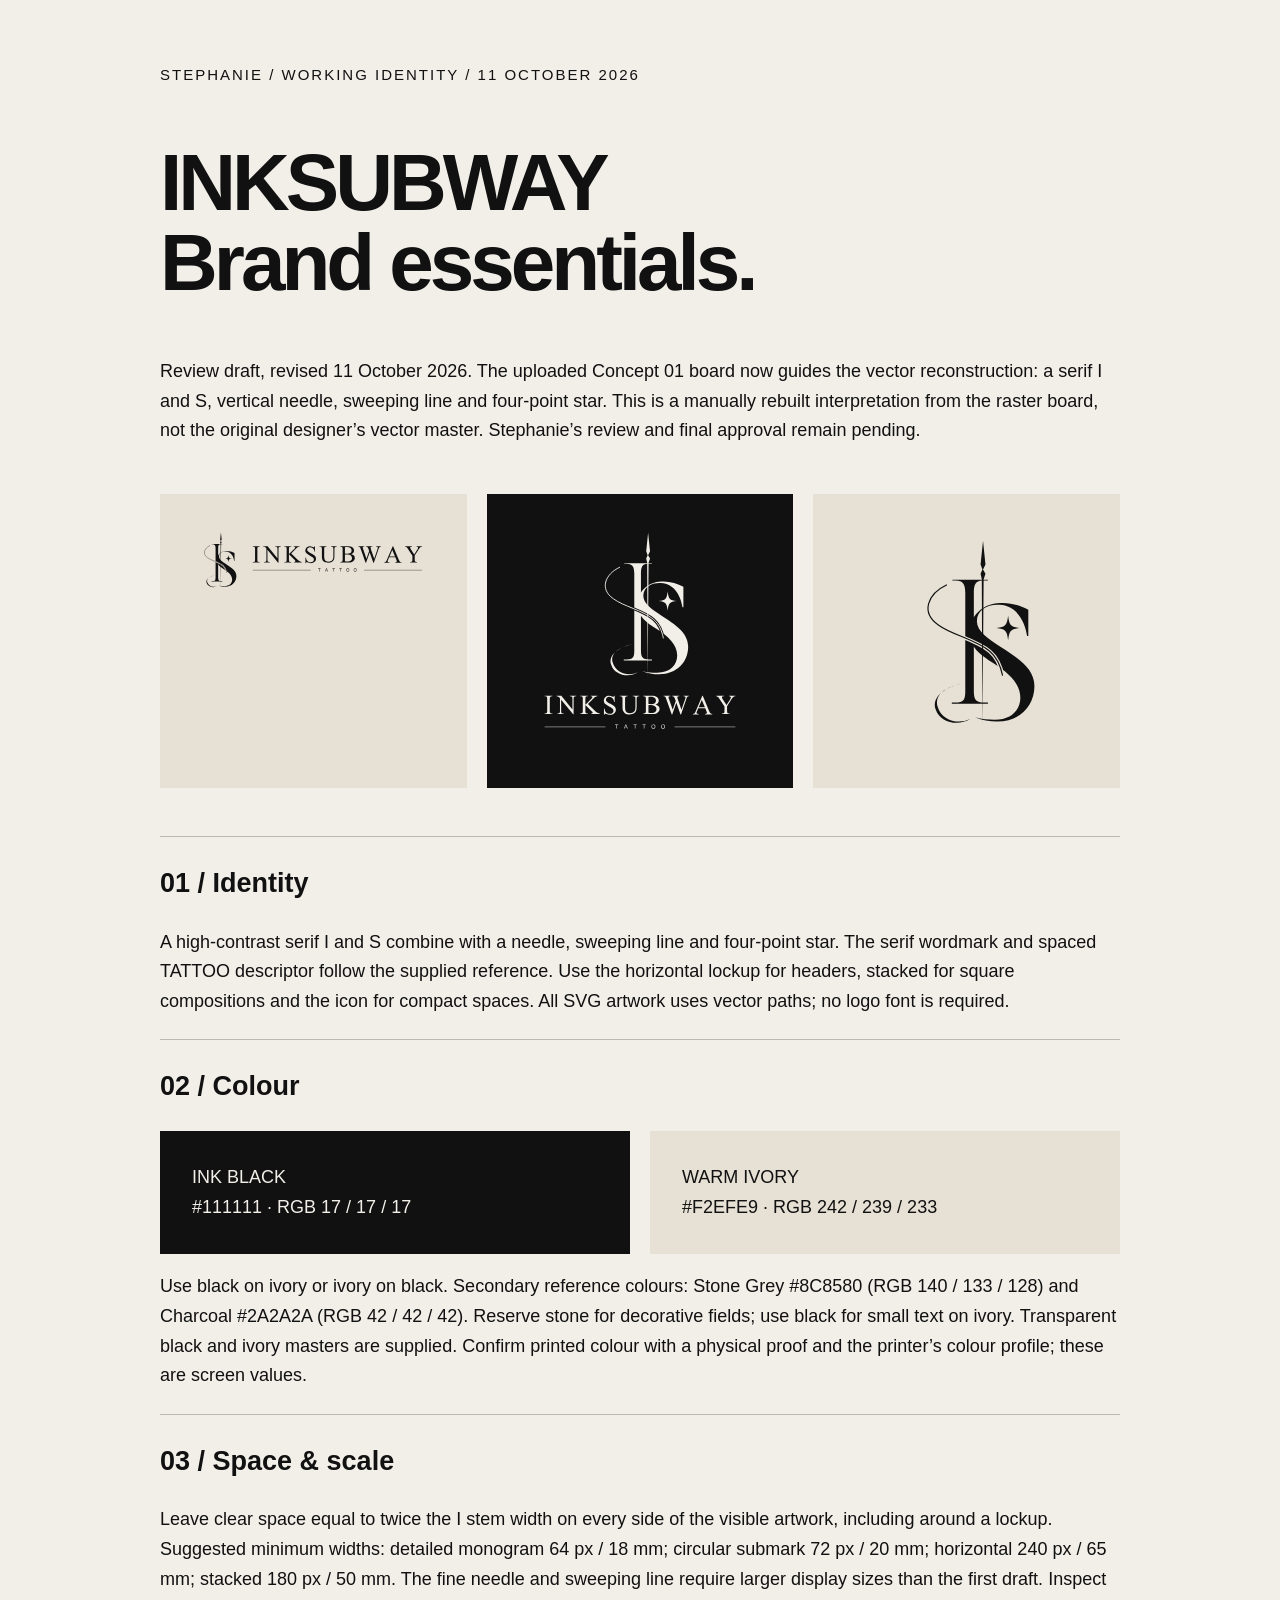
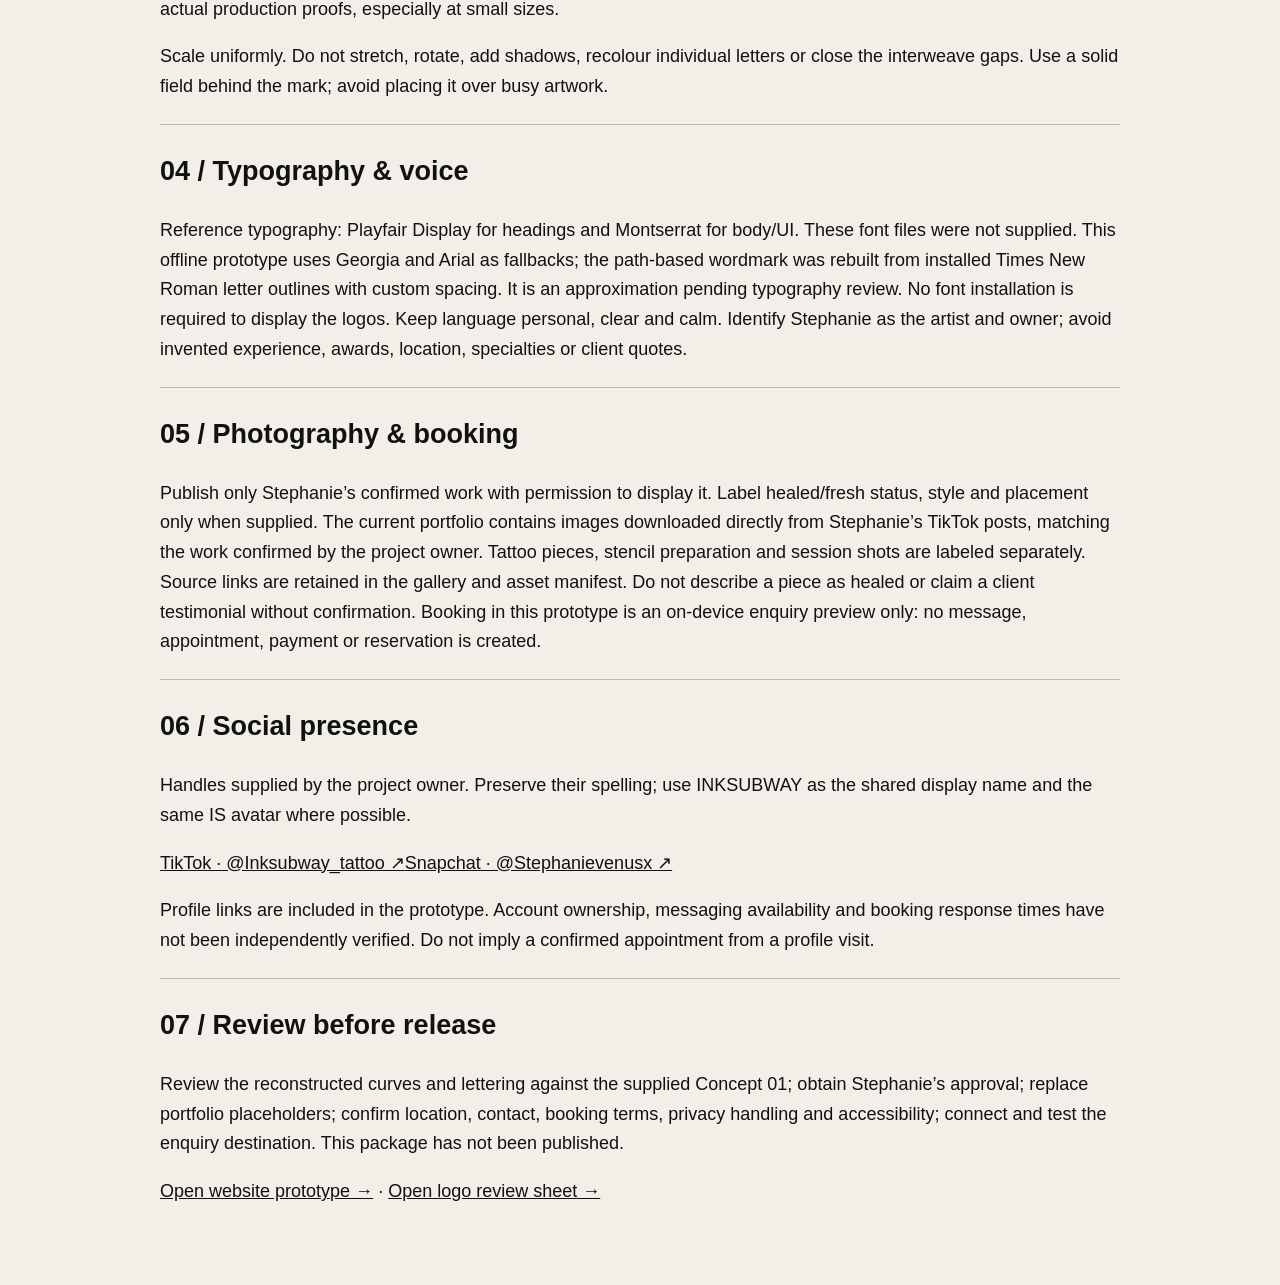
<file: brand-guidelines.html>
<!doctype html><html lang="en"><meta charset="utf-8"><meta name="viewport" content="width=device-width,initial-scale=1"><title>INKSUBWAY • Brand guide</title><style>body{background:#F2EFE9;color:#111111;font:18px/1.65 Arial;margin:0}main{max-width:960px;margin:auto;padding:60px 24px}h1{font-size:clamp(40px,8vw,80px);letter-spacing:-4px;line-height:1}h2{border-top:1px solid #bcb8ae;padding-top:24px}small{letter-spacing:2px}img{width:100%;max-height:220px}section{margin:48px 0}.row{display:grid;grid-template-columns:repeat(auto-fit,minmax(240px,1fr));gap:20px}.tile{padding:32px;background:#e6e0d5}.dark{background:#111111}a{color:inherit}@media print{main{padding:0}section{break-inside:avoid}}</style><main><small>STEPHANIE / WORKING IDENTITY / 11 OCTOBER 2026</small><h1>INKSUBWAY<br>Brand essentials.</h1><p>Review draft, revised 11 October 2026. The uploaded Concept 01 board now guides the vector reconstruction: a serif I and S, vertical needle, sweeping line and four-point star. This is a manually rebuilt interpretation from the raster board, not the original designer’s vector master. Stephanie’s review and final approval remain pending.</p><section class="row"><div class="tile"><img src="horizontal-black.svg" alt="Horizontal logo"></div><div class="tile dark"><img src="stacked-ivory.svg" alt="Ivory stacked logo"></div><div class="tile"><img src="icon-black.svg" alt="IS monogram"></div></section><h2>01 / Identity</h2><p>A high-contrast serif I and S combine with a needle, sweeping line and four-point star. The serif wordmark and spaced TATTOO descriptor follow the supplied reference. Use the horizontal lockup for headers, stacked for square compositions and the icon for compact spaces. All SVG artwork uses vector paths; no logo font is required.</p><h2>02 / Colour</h2><div class="row"><div class="tile dark" style="color:#F2EFE9">INK BLACK<br>#111111 · RGB 17 / 17 / 17</div><div class="tile">WARM IVORY<br>#F2EFE9 · RGB 242 / 239 / 233</div></div><p>Use black on ivory or ivory on black. Secondary reference colours: Stone Grey #8C8580 (RGB 140 / 133 / 128) and Charcoal #2A2A2A (RGB 42 / 42 / 42). Reserve stone for decorative fields; use black for small text on ivory. Transparent black and ivory masters are supplied. Confirm printed colour with a physical proof and the printer’s colour profile; these are screen values.</p><h2>03 / Space & scale</h2><p>Leave clear space equal to twice the I stem width on every side of the visible artwork, including around a lockup. Suggested minimum widths: detailed monogram 64 px / 18 mm; circular submark 72 px / 20 mm; horizontal 240 px / 65 mm; stacked 180 px / 50 mm. The fine needle and sweeping line require larger display sizes than the first draft. Inspect actual production proofs, especially at small sizes.</p><p>Scale uniformly. Do not stretch, rotate, add shadows, recolour individual letters or close the interweave gaps. Use a solid field behind the mark; avoid placing it over busy artwork.</p><h2>04 / Typography & voice</h2><p>Reference typography: Playfair Display for headings and Montserrat for body/UI. These font files were not supplied. This offline prototype uses Georgia and Arial as fallbacks; the path-based wordmark was rebuilt from installed Times New Roman letter outlines with custom spacing. It is an approximation pending typography review. No font installation is required to display the logos. Keep language personal, clear and calm. Identify Stephanie as the artist and owner; avoid invented experience, awards, location, specialties or client quotes.</p><h2>05 / Photography & booking</h2><p>Publish only Stephanie’s confirmed work with permission to display it. Label healed/fresh status, style and placement only when supplied. The current portfolio contains images downloaded directly from Stephanie’s TikTok posts, matching the work confirmed by the project owner. Tattoo pieces, stencil preparation and session shots are labeled separately. Source links are retained in the gallery and asset manifest. Do not describe a piece as healed or claim a client testimonial without confirmation. Booking in this prototype is an on-device enquiry preview only: no message, appointment, payment or reservation is created.</p><h2>06 / Social presence</h2><p>Handles supplied by the project owner. Preserve their spelling; use INKSUBWAY as the shared display name and the same IS avatar where possible.</p><div class="social-links"><a href="https://www.tiktok.com/@Inksubway_tattoo" target="_blank" rel="noopener noreferrer">TikTok · @Inksubway_tattoo ↗</a><a href="https://www.snapchat.com/add/Stephanievenusx" target="_blank" rel="noopener noreferrer">Snapchat · @Stephanievenusx ↗</a></div><p>Profile links are included in the prototype. Account ownership, messaging availability and booking response times have not been independently verified. Do not imply a confirmed appointment from a profile visit.</p><h2>07 / Review before release</h2><p>Review the reconstructed curves and lettering against the supplied Concept 01; obtain Stephanie’s approval; replace portfolio placeholders; confirm location, contact, booking terms, privacy handling and accessibility; connect and test the enquiry destination. This package has not been published.</p><p><a href="index.html">Open website prototype →</a> · <a href="logo-sheet.html">Open logo review sheet →</a></p></main></html>
</file>
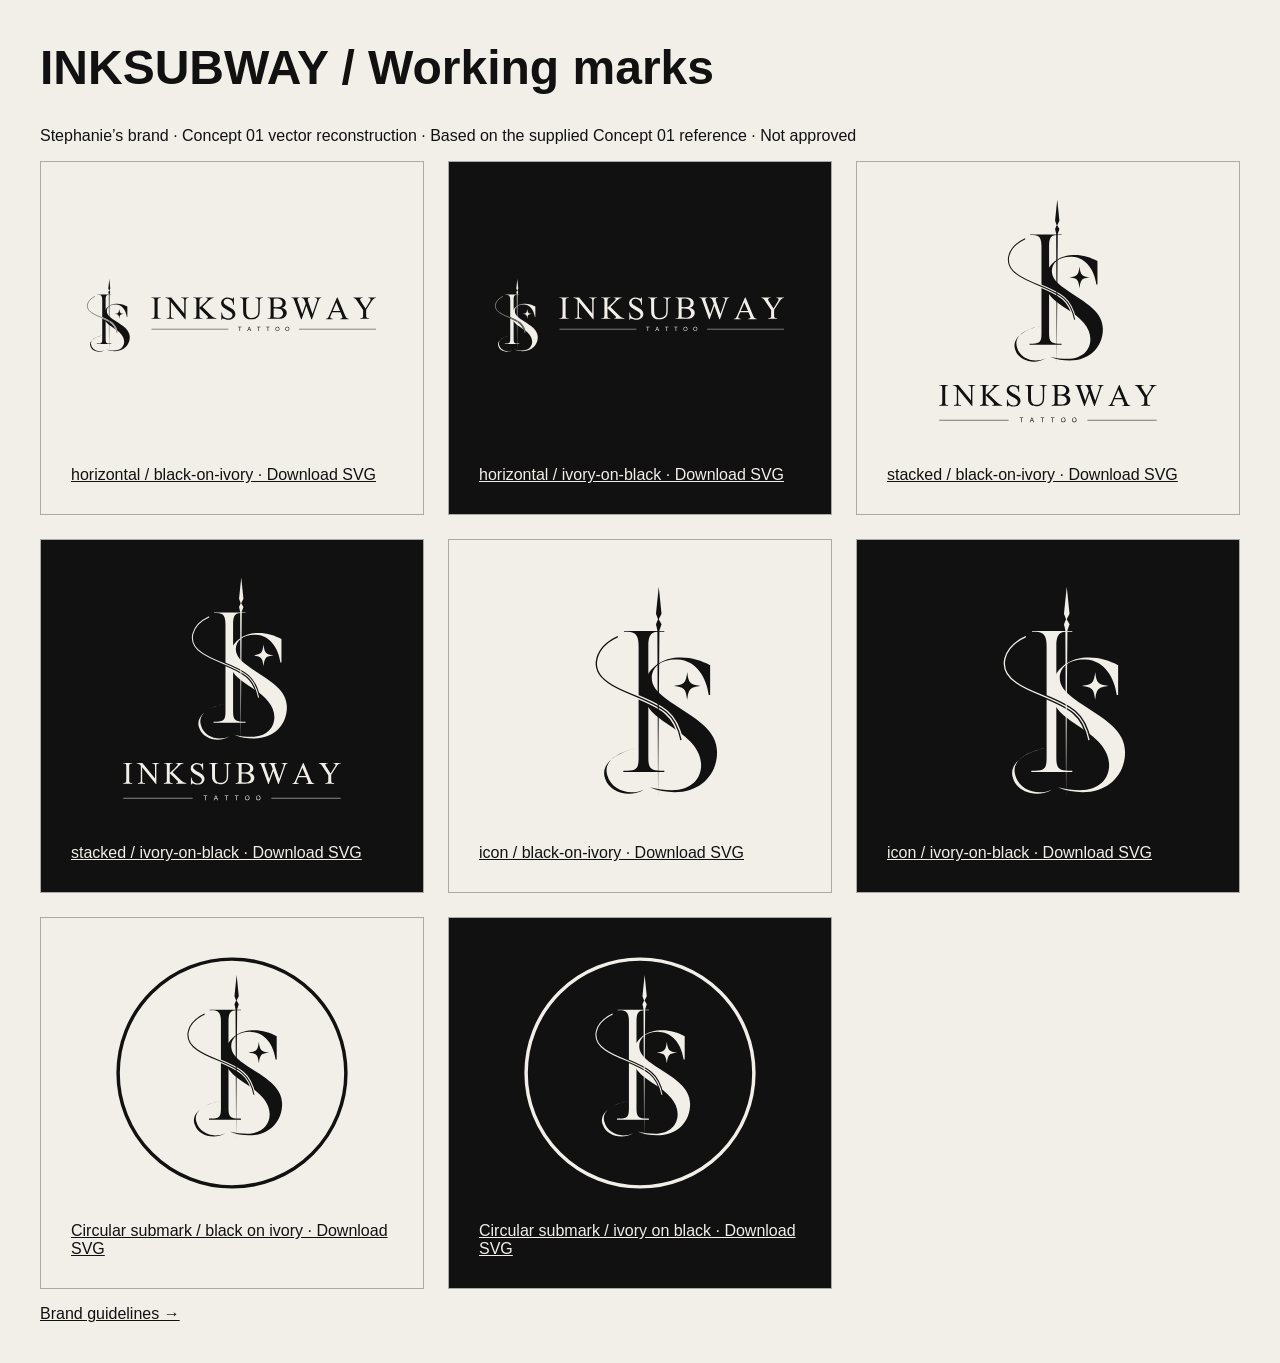
<file: logo-sheet.html>
<!doctype html><html lang="en"><meta charset="utf-8"><meta name="viewport" content="width=device-width,initial-scale=1"><title>INKSUBWAY logo review</title><style>body{background:#F2EFE9;color:#111111;font:16px Arial;margin:40px}h1{font-size:48px}main{display:grid;grid-template-columns:repeat(auto-fit,minmax(300px,1fr));gap:24px}figure{margin:0;padding:30px;border:1px solid #aaa}figure:nth-child(even){background:#111111;color:#F2EFE9}img{width:100%;height:250px}figcaption{padding-top:20px}a{color:inherit}@media(max-width:500px){body{margin:24px}main{grid-template-columns:1fr}h1{font-size:36px}}</style><h1>INKSUBWAY / Working marks</h1><p>Stephanie’s brand · Concept 01 vector reconstruction · Based on the supplied Concept 01 reference · Not approved</p><main><figure><img src="horizontal-black-on-ivory.svg" alt="horizontal black-on-ivory logo"><figcaption><a href="horizontal-black-on-ivory.svg" download>horizontal / black-on-ivory · Download SVG</a></figcaption></figure><figure><img src="horizontal-ivory-on-black.svg" alt="horizontal ivory-on-black logo"><figcaption><a href="horizontal-ivory-on-black.svg" download>horizontal / ivory-on-black · Download SVG</a></figcaption></figure><figure><img src="stacked-black-on-ivory.svg" alt="stacked black-on-ivory logo"><figcaption><a href="stacked-black-on-ivory.svg" download>stacked / black-on-ivory · Download SVG</a></figcaption></figure><figure><img src="stacked-ivory-on-black.svg" alt="stacked ivory-on-black logo"><figcaption><a href="stacked-ivory-on-black.svg" download>stacked / ivory-on-black · Download SVG</a></figcaption></figure><figure><img src="icon-black-on-ivory.svg" alt="icon black-on-ivory logo"><figcaption><a href="icon-black-on-ivory.svg" download>icon / black-on-ivory · Download SVG</a></figcaption></figure><figure><img src="icon-ivory-on-black.svg" alt="icon ivory-on-black logo"><figcaption><a href="icon-ivory-on-black.svg" download>icon / ivory-on-black · Download SVG</a></figcaption></figure><figure><img src="submark-black-on-ivory.svg" alt="Circular IS submark"><figcaption><a href="submark-black-on-ivory.svg" download>Circular submark / black on ivory · Download SVG</a></figcaption></figure><figure><img src="submark-ivory-on-black.svg" alt="Circular ivory IS submark"><figcaption><a href="submark-ivory-on-black.svg" download>Circular submark / ivory on black · Download SVG</a></figcaption></figure></main><p><a href="brand-guidelines.html">Brand guidelines →</a></p></html>
</file>
<file: styles.css>
:root{--ink:#111111;--ivory:#f2efe9;--stone:#8c8580;--line:#f2efe9;--accent:#8c8580}*{box-sizing:border-box}html{scroll-behavior:smooth;scroll-padding-top:90px}body{margin:0;background:var(--ivory);color:var(--ink);font:14px/1.65 Arial,sans-serif}a{color:inherit;text-decoration:none}button,input,textarea,select{font:inherit}button,a,input,textarea,select,summary{-webkit-tap-highlight-color:transparent}button{cursor:pointer}button:focus-visible,a:focus-visible,input:focus-visible,select:focus-visible,textarea:focus-visible,summary:focus-visible{outline:2px solid #8c8580;outline-offset:5px}button:disabled{opacity:.5}img{display:block;max-width:100%}[hidden]{display:none!important}.skip{position:absolute;left:16px;top:-100px;z-index:100;background:var(--ivory);padding:12px}.skip:focus{top:12px}.review{background:#2a2a2a;color:#8c8580;padding:7px 4.5%;display:flex;justify-content:space-between;font-size:9px;letter-spacing:1.8px}header{background:var(--ink);color:var(--ivory);padding:14px 4.5%;display:flex;justify-content:space-between;align-items:center;border-bottom:1px solid #f2efe91c;position:relative;z-index:10}.brand img{width:246px;height:65px}nav{display:flex;align-items:center;gap:33px;font-size:12px}nav>a:not(.button){color:#f2efe9}nav>a:hover{color:white}.menu-toggle{display:none}.button{padding:15px 24px;border:1px solid currentColor;border-radius:2px;display:inline-flex;justify-content:space-between;align-items:center;gap:30px;font-size:11px;letter-spacing:.5px;transition:background .2s,transform .2s}.button:hover{transform:translateY(-2px)}.button.light{background:var(--ivory);color:var(--ink);border-color:var(--ivory)}.button.light:hover{background:#f2efe9}.button.small{padding:12px 20px}.text-link{display:inline-flex;align-items:center;gap:20px;border:0;border-bottom:1px solid #f2efe955;padding:8px 0;background:none;color:inherit;font-size:12px}.text-link:hover{border-color:currentColor}.hero{background:var(--ink);color:var(--ivory);min-height:690px;display:grid;grid-template-columns:1.02fr 1fr;position:relative}.hero-copy{padding:90px 0 32px 9%;position:relative;z-index:2;display:flex;flex-direction:column;align-items:start}.eyebrow{font-size:9px;letter-spacing:2px;font-weight:400;margin:0 0 28px}.dot{display:inline-block;width:5px;height:5px;border-radius:50%;background:var(--accent);margin-right:8px;vertical-align:middle}h1,h2{font:400 clamp(48px,5.3vw,80px)/1.05 Georgia,serif;letter-spacing:-3px;margin:0}h1{white-space:nowrap}h1 em,h2 em{font-weight:400;color:inherit}h1 em{color:#8c8580}.hero-description{font-size:13px;line-height:1.8;color:#8c8580;margin:30px 0;max-width:350px}.hero-actions{display:flex;align-items:center;gap:30px}.hero-bottom{width:94%;display:flex;justify-content:space-between;gap:20px;font-size:9px;letter-spacing:1.5px;margin-top:auto;padding-top:95px;color:#8c8580}.hero-bottom b{font-size:11px;font-weight:400;letter-spacing:0;color:var(--ivory)}.hero-bottom a{display:flex;gap:20px;align-items:end}.hero-bottom a span{font-size:24px}.hero-visual{position:relative;overflow:hidden;min-width:0}.reference-image{background-image:url('concept-board.png');background-repeat:no-repeat;background-color:#2a2a2a;aspect-ratio:var(--ratio);width:100%}.hero-photo{height:100%;width:100%;aspect-ratio:auto;filter:saturate(.5) contrast(1.08);background-size:531.49% 303.86%!important;background-position:27.59% 78.17%!important}.hero-shade{position:absolute;inset:0;background:linear-gradient(90deg,#111111 0%,#11111140 30%,transparent 70%),linear-gradient(0deg,#111111 0%,transparent 50%)}.vertical-caption{position:absolute;right:24px;top:48px;writing-mode:vertical-rl;color:#f2efe9;font-size:9px;letter-spacing:3px}.hero-stamp{position:absolute;bottom:90px;right:50px;display:flex;align-items:center;gap:22px;font:12px/1.8 Georgia;letter-spacing:2px}.hero-stamp svg{width:38px;height:38px;color:#8c8580}.image-disclosure{position:absolute;bottom:22px;right:30px;font-size:9px;color:#8c8580;max-width:300px;text-align:right;margin:0}.ribbon{padding:24px 4.5%;display:flex;align-items:center;justify-content:space-between;border-bottom:1px solid var(--line);font:24px Georgia;letter-spacing:2px}.ribbon svg{width:17px;height:17px}.section{padding:90px 4.5%}.section-top{display:flex;justify-content:space-between;gap:20px}.section-top>span{font-size:9px;letter-spacing:2px;color:#8c8580}.section-heading{display:flex;justify-content:space-between;align-items:end;gap:35px;margin-bottom:40px}h2{font-size:clamp(42px,4.2vw,64px);letter-spacing:-2px}.section-heading p{font-size:13px;max-width:350px;color:#8c8580}.disclosure{font-size:10px!important;color:#8c8580!important;line-height:1.7}.filter-row{display:flex;align-items:center;gap:10px;flex-wrap:wrap;margin-bottom:26px}.filter{border:1px solid var(--line);padding:9px 16px;border-radius:30px;background:none;font-size:11px;color:#2a2a2a}.filter.active{background:var(--ink);color:var(--ivory);border-color:var(--ink)}.filter span{font-size:9px;margin-left:12px}#filter-count{margin-left:auto;font-size:10px;color:#8c8580}.gallery{display:grid;grid-template-columns:repeat(4,minmax(0,1fr));gap:22px}.gallery-card:nth-child(even){padding-top:50px}.gallery-open{width:100%;position:relative;padding:0;border:0;background:#2a2a2a;overflow:hidden;display:block}.gallery-open .reference-image{height:365px;aspect-ratio:auto;filter:saturate(.5);transition:filter .3s}.gallery-open:hover .reference-image{filter:saturate(.85) brightness(1.12)}.photo-label{position:absolute;left:14px;top:14px;color:white;background:#111111aa;font-size:8px;letter-spacing:1px;padding:5px 7px}.photo-open{position:absolute;bottom:16px;right:16px;border-radius:50%;width:32px;height:32px;background:var(--ivory);display:grid;place-items:center;font-size:17px}.gallery-caption{display:flex;gap:16px;padding:20px 0}.gallery-caption>span{font:italic 16px Georgia;color:#8c8580}.gallery-caption h3{font:400 17px Georgia;margin:0 0 5px}.gallery-caption p{font-size:9px;color:#8c8580;margin:0}.edit-foot{border-top:1px solid var(--line);margin-top:36px;padding-top:22px;display:flex;align-items:center;justify-content:space-between;gap:20px}.edit-foot>span{font-size:9px;letter-spacing:1.5px}.text-link.dark{border-color:#11111155}.artist{background:#111111;color:var(--ivory);display:grid;grid-template-columns:1fr 1fr;gap:10%;align-items:center}.artist-art{position:relative;min-height:500px;display:grid;place-items:center;border:1px solid #f2efe919;overflow:hidden}.artist-art:before{content:'';position:absolute;width:1px;height:100%;background:#f2efe90c}.art-orbit{position:absolute;width:340px;height:340px;border:1px solid #f2efe919;border-radius:50%}.artist-art img{position:relative;width:240px;height:360px}.artist-art-caption{position:absolute;bottom:30px;font-size:9px;letter-spacing:2px;color:#8c8580}.artist-copy{max-width:430px}.artist-copy>p:not(.eyebrow){margin:28px 0;line-height:1.85}.muted{color:#8c8580}.social-links{display:flex;flex-direction:column;gap:0;font-size:11px}.social-links a{padding:14px 0;display:flex;justify-content:space-between;gap:15px;border-bottom:1px solid #f2efe926}.social-links a span{color:#8c8580;overflow-wrap:anywhere}.social-links a:hover span{color:white}.artist-copy .disclosure{color:#8c8580!important;margin-bottom:0!important}.process{border-bottom:1px solid var(--line)}.process-grid{display:grid;grid-template-columns:repeat(3,1fr);gap:40px;padding-top:28px}.process-grid article{border-top:1px solid var(--line);padding-top:24px}.process-grid article>span{font:italic 30px Georgia;color:#8c8580}.process-grid h3{font:400 25px Georgia;margin:24px 0 12px}.process-grid p{max-width:260px;color:#8c8580;font-size:12px}.booking{background:var(--ink);color:var(--ivory);display:grid;grid-template-columns:1fr 1fr;gap:10%;align-items:start}.booking-copy>p:not(.eyebrow){margin:30px 0;color:#8c8580;font-size:13px}.booking-note{display:flex;align-items:center;gap:18px;padding:20px 0;margin-bottom:20px;border-top:1px solid #f2efe924}.booking-note svg{width:24px;height:24px;flex:none;color:var(--accent)}.booking-note p{font-size:10px;color:#8c8580}.booking-copy .social-links{max-width:360px}form{padding:30px;background:#111111;border:1px solid #f2efe91c}.form-header{display:flex;justify-content:space-between;font-size:9px;letter-spacing:2px;color:#8c8580}.progress{display:flex;gap:5px;margin:20px 0 35px}.progress i{height:2px;flex:1;background:#f2efe924}.progress i.current{background:#8c8580}fieldset{border:0;margin:0;padding:0;min-width:0}legend{font:27px Georgia;margin:0 0 25px;padding:0}label{display:grid;gap:8px;font-size:11px;margin-bottom:20px;color:#f2efe9}.form-row{display:grid;grid-template-columns:1fr 1fr;gap:20px}input,textarea,select{width:100%;padding:12px;background:#2a2a2a;border:1px solid #f2efe919;color:var(--ivory);border-radius:2px;font-size:13px;min-width:0}input::placeholder,textarea::placeholder{color:#8c8580}select{color-scheme:dark}textarea{resize:vertical}.check{display:flex;align-items:start;gap:12px;font-size:10px;line-height:1.7}.check input{width:15px;height:15px;flex:none;margin:3px 0;accent-color:#8c8580}.form-help{font-size:10px;color:#8c8580;margin:20px 0;line-height:1.8}.form-controls{display:flex;align-items:center;justify-content:space-between;gap:20px;margin-top:24px}.form-controls .button{margin-left:auto}.form-controls>#back{background:none;border:0;color:#8c8580;font-size:11px;padding:10px 0}#result{white-space:pre-wrap;overflow-wrap:anywhere;font-size:12px;color:#f2efe9;line-height:1.9}#copy-status{font-size:10px;color:#8c8580;margin-left:16px}.faq{display:grid;grid-template-columns:1fr 2fr;gap:50px}details{border-bottom:1px solid var(--line)}summary{list-style:none;padding:22px 0;display:flex;align-items:center;justify-content:space-between;gap:25px;cursor:pointer;font:20px Georgia}summary::-webkit-details-marker{display:none}summary span{font:22px Arial;color:#8c8580}details[open] summary span{transform:rotate(45deg)}details>p{max-width:630px;font-size:12px;color:#8c8580;margin:0 0 25px}footer{background:#111111;color:var(--ivory);padding:60px 4.5% 20px}.footer-top{display:flex;justify-content:space-between;align-items:center;gap:30px;padding-bottom:45px;border-bottom:1px solid #f2efe924}.footer-top p{font:clamp(32px,5.4vw,78px)/1.1 Georgia;letter-spacing:1px;margin:0}.footer-top p em{color:#8c8580}.footer-top>a{width:58px;height:58px;display:grid;place-items:center;border:1px solid #f2efe944;border-radius:50%;font-size:25px}.footer-bottom{display:grid;grid-template-columns:1.1fr 1fr .7fr;gap:60px;align-items:center;padding:40px 0}.footer-bottom>div:last-child{display:flex;flex-direction:column;gap:18px;font-size:11px}.footer-legal{display:flex;justify-content:space-between;border-top:1px solid #f2efe924;padding-top:22px;font-size:9px;color:#8c8580;gap:20px}dialog{width:min(600px,90vw);max-height:90vh;overflow:auto;background:#111111;color:var(--ivory);border:1px solid #f2efe933;padding:26px}dialog::backdrop{background:#111111bb;backdrop-filter:blur(6px)}.dialog-close{display:block;margin:0 0 20px auto;border:0;color:var(--ivory);background:none;font-size:12px}#dialog-art{max-width:300px;margin:auto}#dialog-art .reference-image{max-height:50vh}dialog h3{font:28px Georgia}dialog p{font-size:11px;color:#8c8580}body.dialog-open{overflow:hidden}@media(min-width:1600px){.hero{min-height:800px}.hero-copy{padding-top:120px}.gallery-open .reference-image{height:430px}}@media(max-width:1000px){nav{gap:20px}.brand img{width:210px}.hero-copy{padding-top:65px}h1{font-size:58px}.hero{min-height:610px}.hero-actions{gap:20px}.hero-actions .button{padding:14px 16px;gap:16px}.hero-actions .text-link{font-size:10px}.hero-stamp{right:25px}.gallery{gap:16px}.gallery-open .reference-image{height:290px}.gallery-caption h3{font-size:15px}.artist{gap:7%}.artist-art{min-height:430px}.artist-art img{width:200px}.art-orbit{width:280px;height:280px}.booking{gap:6%}form{padding:24px}.section{padding-top:70px;padding-bottom:70px}}@media(max-width:760px){html{scroll-padding-top:30px}.review{font-size:7px;letter-spacing:1px;padding:7px 5%}.review span{display:none}header{padding:10px 5%}.brand img{width:190px;height:55px}.menu-toggle{display:flex;align-items:center;gap:12px;background:none;color:var(--ivory);border:1px solid #f2efe933;padding:8px 12px;font-size:10px}nav{display:none;position:absolute;left:0;right:0;top:100%;background:#111111;padding:20px 5%;border-bottom:1px solid #f2efe933;align-items:start;flex-direction:column;gap:22px}nav.open{display:flex}.hero{display:block;min-height:730px}.hero-copy{padding:60px 5% 25px;min-height:730px;position:relative;z-index:2;background:linear-gradient(90deg,#111111b0,transparent),linear-gradient(0deg,#111111 0%,#11111133 70%)}h1{font-size:clamp(43px,8.7vw,65px);white-space:normal;letter-spacing:-2px}.hero .eyebrow{font-size:8px}.hero-description{max-width:255px;font-size:12px;line-height:1.9;margin:25px 0}.hero-visual{position:absolute;inset:0;width:100%;height:100%}.hero-photo{filter:saturate(.4);background-size:531.49% 303.86%!important}.hero-shade{background:linear-gradient(0deg,#111111 0%,transparent 65%)}.vertical-caption{right:14px;top:30px;font-size:7px}.hero-stamp{bottom:190px;right:22px;font-size:9px;gap:10px}.hero-stamp svg{width:22px;height:22px}.image-disclosure{bottom:85px;left:5%;right:auto;text-align:left;max-width:240px;font-size:8px;z-index:3}.hero-bottom{width:100%;margin-top:auto;font-size:7px;padding-top:230px;letter-spacing:1px}.hero-bottom b{font-size:9px}.hero-actions{flex-wrap:wrap;gap:20px}.hero-actions .button{padding:13px 18px}.ribbon{padding:20px 5%;font-size:13px;letter-spacing:1px}.ribbon svg{width:10px;height:10px}.ribbon svg:last-child{display:none}.section{padding:55px 5%}.section-top>span{font-size:7px}.eyebrow{font-size:8px;letter-spacing:1.5px}.section-heading{display:block;margin-bottom:26px}h2{font-size:43px;letter-spacing:-1.5px}.section-heading p{margin-top:24px;font-size:12px}.section-heading .disclosure{margin-top:14px}.filter-row{gap:8px}.filter{font-size:9px;padding:8px 12px}#filter-count{width:100%;margin-left:0;font-size:9px;margin-top:6px}.gallery{grid-template-columns:repeat(2,minmax(0,1fr));gap:16px}.gallery-card:nth-child(even){padding-top:30px}.gallery-open .reference-image{height:260px}.photo-label{font-size:6px;letter-spacing:.3px;left:8px;top:9px;padding:4px}.photo-open{width:25px;height:25px;bottom:10px;right:10px;font-size:13px}.gallery-caption{gap:9px;padding:14px 0}.gallery-caption h3{font-size:15px;line-height:1.3}.gallery-caption p{font-size:8px;line-height:1.5}.gallery-caption>span{font-size:13px}.edit-foot{align-items:start;flex-direction:column;gap:12px}.edit-foot>span{font-size:8px;line-height:1.8}.artist{grid-template-columns:1fr;gap:36px}.artist-art{min-height:340px}.artist-art img{height:260px;width:188px}.art-orbit{width:230px;height:230px}.artist-art-caption{font-size:7px;bottom:22px}.artist-copy{max-width:none}.artist-copy>p:not(.eyebrow){margin:22px 0;font-size:12px}.process-grid{grid-template-columns:1fr;gap:22px;padding-top:0}.process-grid article{display:grid;grid-template-columns:50px 1fr;column-gap:20px}.process-grid h3{margin:0 0 10px;font-size:23px}.process-grid p{grid-column:2;margin:0;max-width:100%}.process-grid article>span{grid-row:1/3;font-size:27px}.booking{grid-template-columns:1fr;gap:35px}.booking-copy>p:not(.eyebrow){font-size:12px}.booking-copy .social-links{max-width:none}form{padding:24px 20px}.form-header{font-size:8px;letter-spacing:1px}legend{font-size:25px}.form-row{gap:12px}.form-controls{gap:12px}.faq{grid-template-columns:1fr;gap:0}.faq .eyebrow{margin-bottom:10px}summary{font-size:18px;line-height:1.4;padding:20px 0}.footer-top{padding-bottom:30px}.footer-top>a{width:40px;height:40px;font-size:20px;flex:none}.footer-bottom{grid-template-columns:1fr;gap:24px;padding:30px 0}.footer-bottom img{width:225px}.footer-bottom>div:last-child{flex-direction:row;gap:25px}.footer-legal{flex-direction:column;gap:7px;font-size:8px}footer{padding:40px 5% 25px}.social-links{font-size:10px}.social-links a{gap:12px}}@media(max-width:380px){.hero-actions{gap:12px}.hero-actions .text-link{font-size:9px}.gallery{gap:12px}.gallery-open .reference-image{height:220px}.form-row{grid-template-columns:1fr;gap:0}.hero-bottom a{max-width:100px;line-height:1.8}.gallery-caption{gap:6px}.gallery-caption h3{font-size:13px}h2{font-size:39px}}@media(prefers-reduced-motion:reduce){html{scroll-behavior:auto}*{transition:none!important}}@media print{header,.hero-visual,.ribbon,footer,.filter-row,.gallery-open,.menu-toggle{display:none}.section{padding:20px}.hero,.booking,.artist{background:white;color:black}.hero-copy{min-height:0;padding:20px}form{background:white;color:black}}


.hero-shade{background:linear-gradient(90deg,#111111 0%,#11111140 30%,transparent 70%),linear-gradient(0deg,#111111 5%,#111111e8 23%,transparent 62%)}

/* Source photographs replace concept-board framing; layout and brand unchanged. */
.reference-image.portfolio-photo{background-size:cover!important;background-position:center!important;aspect-ratio:540/960}.hero-photo.portfolio-photo{background-position:center 32%!important;filter:saturate(.7) contrast(1.05)}.gallery-open .portfolio-photo{filter:saturate(.85)}.gallery-open:hover .portfolio-photo{filter:saturate(1) brightness(1.05)}.portfolio-more{display:flex;justify-content:center;padding:28px 0 4px}.portfolio-more .button{background:transparent}#dialog-art{max-width:340px}#dialog-art .portfolio-photo{background-size:contain!important;background-position:center!important;height:min(60vh,605px);aspect-ratio:540/960}.portfolio-more:has(button[hidden]){display:none}
</file>
<file: atelier.css>
/* Atelier finish: supplied references inform texture, framing and ornament. */
:root{--ivory:#f2efe9;--line:#2a2a2a;--accent:#8c8580;--paper:#f2efe9;--charcoal:#111111;--muted:#8c8580}
body{background:#111111;color:var(--ivory);background-image:url('paper-grain.svg')}
.review{background:#111111;border-bottom:1px solid #8c858032;color:#8c8580}
header{background-color:#111111;background-image:url('paper-grain.svg');border-bottom:1px solid #8c858068;padding-top:17px;padding-bottom:17px}
.brand{position:relative}
nav>a:not(.button){color:#f2efe9}.button{border-color:#8c8580;border-radius:0;position:relative;text-transform:uppercase;font-size:10px;letter-spacing:1.1px}
.button.light{background:linear-gradient(120deg,#f2efe9,#8c8580);border:1px solid #8c8580;box-shadow:inset 0 0 0 3px #11111118;color:#111111}
.button.light:hover{background:linear-gradient(120deg,#f2efe9,#8c8580)}
.hero{background-color:#111111;background-image:radial-gradient(ellipse at 10% 12%,#8c858033,transparent 50%),url('paper-grain.svg');min-height:730px;border-bottom:1px solid #8c8580}
.hero-copy{padding-top:95px}.hero-copy:before{content:'';position:absolute;left:7%;top:17px;width:260px;height:78px;background:url('flourish.svg') center/contain no-repeat;opacity:.55;pointer-events:none}
.hero .eyebrow{color:#8c8580}.hero h1{font-size:clamp(57px,5.9vw,92px);line-height:1.01;letter-spacing:-3.5px;text-shadow:0 2px 35px #11111177}
.hero h1 em{color:#8c8580}.hero-description{color:#8c8580;max-width:350px}.hero-actions{margin-top:5px}
.hero-shade{background:linear-gradient(90deg,#111111 0%,#11111166 25%,#11111100 62%),linear-gradient(0deg,#111111 0%,#11111199 25%,transparent 67%)}
.hero-visual:after{content:'';position:absolute;inset:26px;border:1px solid #8c858066;outline:1px solid #8c858022;outline-offset:7px;pointer-events:none}
.hero-photo.portfolio-photo{filter:saturate(.72) contrast(1.08)}
.hero-stamp{bottom:95px;right:55px;padding:15px 20px;border-top:1px solid #8c858070;border-bottom:1px solid #8c858070;background:#11111160;color:#f2efe9}
.image-disclosure{bottom:43px;right:45px;color:#f2efe9}.vertical-caption{right:41px;color:#8c8580}
.hero-bottom{padding-top:95px;color:#8c8580}.hero-bottom b{color:#f2efe9}
.handwritten{font:italic 30px/1.2 'Segoe Script','Brush Script MT',cursive;letter-spacing:-1px;color:#8c8580;margin:0 0 25px;transform:rotate(-5deg)}
.hero .handwritten{margin:28px 0 0 7px;font-size:26px}.hero-copy .handwritten:after{content:' ♡';font:22px Georgia;vertical-align:middle}
.ribbon{background:#111111;background-image:url('paper-grain.svg');color:#f2efe9;padding:25px 4.5%;border-top:1px solid #8c858038;border-bottom:1px solid #8c858055;letter-spacing:3px}.ribbon svg{color:#8c8580}
.edit{position:relative;background-color:#2a2a2a;background-image:radial-gradient(ellipse at top left,#8c858030,transparent 60%),radial-gradient(ellipse at bottom right,#11111180,transparent 65%),url('paper-grain.svg');padding-top:85px;padding-bottom:75px;overflow:hidden}
.edit:before{content:'';position:absolute;right:1%;top:35px;width:380px;height:105px;background:url('flourish.svg') center/contain no-repeat;opacity:.18;pointer-events:none}
.section-top>.eyebrow{color:#8c8580}.section-top>span{color:#8c8580}.section-heading{position:relative;margin-bottom:38px}
.section-heading h2 em,.artist-copy h2 em,.booking h2 em{color:#8c8580}.section-heading p{color:#f2efe9}.disclosure{color:#8c8580!important}
.filter-row{padding-top:16px;border-top:1px solid #8c858036;margin-bottom:44px;gap:10px}.filter{border-color:#8c858055;color:#f2efe9;border-radius:2px;background:#11111133}.filter.active{color:#111111;background:#8c8580;border-color:#8c8580}.filter:hover{border-color:#f2efe9}#filter-count{color:#8c8580}
.gallery{gap:32px 26px;align-items:start;padding:0 8px}.gallery-card{position:relative;padding:10px 10px 0!important;background:var(--paper);background-image:url('paper-grain.svg');color:#111111;box-shadow:1px 5px 18px #11111155;transform:rotate(-1.25deg);border:1px solid #8c8580;transition:transform .22s ease,box-shadow .22s ease}
.gallery-card:nth-child(4n+2){transform:rotate(1.2deg);margin-top:30px}.gallery-card:nth-child(4n+3){transform:rotate(-.6deg);margin-top:5px}.gallery-card:nth-child(4n){transform:rotate(1.5deg);margin-top:25px}
.gallery-card:hover{transform:rotate(0) translateY(-5px);box-shadow:0 14px 25px #11111177;z-index:2}
.gallery-card:before{content:'';position:absolute;top:-11px;left:36%;width:29%;height:27px;background:#8c8580c9;background-image:repeating-linear-gradient(90deg,transparent 0,transparent 2px,#f2efe915 3px);border:1px solid #f2efe933;transform:rotate(-7deg);z-index:3;pointer-events:none;clip-path:polygon(2% 0,98% 3%,100% 93%,0 100%)}
.gallery-open{border:1px solid #8c8580;background:#111111}.gallery-open .reference-image{height:330px}.gallery-open .portfolio-photo{filter:saturate(.78) contrast(1.05)}.gallery-open:hover .portfolio-photo{filter:saturate(1) contrast(1.03)}
.photo-label{left:9px;top:9px;font-size:7px;letter-spacing:.7px;background:#111111e8;color:#f2efe9}.photo-open{background:#f2efe9;color:#2a2a2a;border:1px solid #8c8580}
.gallery-caption{min-height:86px;align-items:start;padding:18px 3px 14px;gap:12px}.gallery-caption>span{font:italic 23px Georgia;color:#2a2a2a}.gallery-caption h3{font-size:17px;color:#111111}.gallery-caption p{color:#2a2a2a;font-size:9px;line-height:1.55}
.portfolio-more{padding-top:42px}.portfolio-more .button{color:#f2efe9;background:#111111;border-color:#8c8580}.edit-foot{color:#8c8580;border-color:#8c858048;margin-top:34px}.text-link.dark{border-color:#8c858080}
.artist{background-color:#111111;background-image:radial-gradient(ellipse at left,#2a2a2a24,transparent 65%),url('paper-grain.svg');border-top:1px solid #8c858066;border-bottom:1px solid #8c858066}
.artist-art{border:1px solid #8c8580;background:radial-gradient(ellipse at center,#2a2a2a60,#11111100 70%);outline:1px solid #8c858040;outline-offset:9px;margin:10px;min-height:450px}
.artist-art:after{content:'';position:absolute;left:8%;right:8%;top:0;height:110px;background:url('flourish.svg') center/contain no-repeat;opacity:.45;pointer-events:none}.art-orbit{width:310px;height:310px;border-color:#8c858045;outline:1px solid #8c858022;outline-offset:12px}.artist-art img{height:330px;width:238px}.artist-art-caption{color:#8c8580}.artist-copy>.eyebrow{color:#8c8580}.artist-copy .muted{color:#8c8580}.social-links a{border-color:#8c858038}.social-links a span{color:#8c8580}
.process{background-color:#f2efe9;background-image:url('paper-grain.svg');color:#2a2a2a;border-top:1px solid #f2efe960;border-bottom:1px solid #8c8580}
.process .section-top>.eyebrow{color:#2a2a2a}.process .section-top>span{color:#8c8580}.process h2 em{color:#8c8580}.process .section-heading p{color:#2a2a2a}.process-grid{gap:24px}.process-grid article{border:1px solid #8c858070;background:#f2efe940;padding:28px;position:relative}.process-grid article:after{content:'✦';position:absolute;right:23px;top:28px;font-size:19px;color:#8c8580}.process-grid article>span{color:#8c8580}.process-grid h3{color:#2a2a2a}.process-grid p{color:#8c8580}
.quote-guide{background:#2a2a2a url('paper-grain.svg');border-bottom:1px solid #8c858066;position:relative}
.quote-guide .section-heading{align-items:center}.quote-guide .section-heading .handwritten{font-size:34px;color:#8c8580;margin:0 0 17px}.quote-intro{max-width:340px;color:#8c8580;font-size:12px}
.quote-grid{display:grid;grid-template-columns:repeat(3,minmax(0,1fr));gap:24px}.quote-card{border:1px solid #8c858080;padding:27px 24px;background:#1111116b;position:relative;outline:1px solid #8c858026;outline-offset:5px}
.quote-card>svg{width:34px;height:34px;color:#8c8580;margin-bottom:22px;fill:none;stroke:currentColor;stroke-width:1.3}.quote-card .eyebrow{margin:0 0 11px;color:#8c8580}.quote-card h3{font:26px Georgia;color:#f2efe9;margin:0 0 15px}.quote-card p{color:#8c8580;font-size:12px;margin:0;max-width:310px;line-height:1.85}.quote-card:after{content:'';position:absolute;left:12px;top:12px;right:12px;bottom:12px;border:1px solid #8c858020;pointer-events:none}
.quote-guide .quote-tail{font-size:10px;letter-spacing:.6px;color:#8c8580;margin:28px 0 0;text-align:center}
.booking{background-color:#111111;background-image:radial-gradient(ellipse at 10% 0,#8c85802b,transparent 50%),url('paper-grain.svg')}.booking-copy>.eyebrow{color:#8c8580}.booking-copy>p:not(.eyebrow){color:#8c8580}.booking-note{border-color:#8c85803e}.booking-note p{color:#8c8580}
form{border-color:#8c8580aa;background:#2a2a2a url('paper-grain.svg');outline:1px solid #8c858040;outline-offset:7px;box-shadow:0 15px 45px #11111144}.form-header{color:#8c8580}.progress i.current{background:#8c8580}.form-controls .button{min-width:190px}input,textarea,select{background:#111111bd;border-color:#8c858045;color:#f2efe9}input::placeholder,textarea::placeholder{color:#8c8580}label{color:#f2efe9}legend{color:#f2efe9}.form-help{color:#8c8580}#copy-status{color:#f2efe9}
.faq{background:#f2efe9 url('paper-grain.svg');color:#2a2a2a}.faq>.eyebrow{color:#2a2a2a}.faq details{border-color:#8c8580}.faq summary span{color:#8c8580}.faq details p{color:#2a2a2a}
footer{background:#111111 url('paper-grain.svg');border-top:1px solid #8c858080;position:relative}.footer-top{border-color:#8c858040}.footer-top p{color:#f2efe9}.footer-top p em{color:#8c8580}.footer-top>a{color:#8c8580;border-color:#8c8580}.footer-legal{border-color:#8c858040;color:#8c8580}.footer-top:after{content:'';width:260px;height:100px;background:url('flourish.svg') center/contain no-repeat;opacity:.55;position:absolute;right:15%;pointer-events:none}
dialog{background:#2a2a2a url('paper-grain.svg');border-color:#8c8580;outline:1px solid #8c858044;outline-offset:5px}dialog p{color:#8c8580}
@media(max-width:1100px){.gallery{gap:27px 18px}.gallery-open .reference-image{height:290px}.gallery-caption h3{font-size:15px}.gallery-caption>span{font-size:19px}.hero h1{font-size:clamp(52px,6.1vw,77px)}.hero-copy:before{width:220px}.quote-grid{gap:20px}.quote-card{padding:25px 20px}}
@media(max-width:760px){header{padding-top:10px;padding-bottom:10px}.menu-toggle{border-color:#8c858070;color:#f2efe9}nav{background:#111111 url('paper-grain.svg');border-color:#8c858050}.hero{min-height:760px}.hero-copy{min-height:760px;padding-top:85px;background:linear-gradient(90deg,#111111c4,transparent),linear-gradient(0deg,#111111 0%,#11111155 65%)}.hero-copy:before{left:5%;top:8px;width:210px;height:62px}.hero h1{font-size:clamp(46px,9vw,66px);line-height:1.05;letter-spacing:-2.4px}.hero .handwritten{font-size:23px;margin-top:28px}.hero-visual:after{inset:14px;outline-offset:4px}.vertical-caption{right:25px;top:30px}.hero-stamp{bottom:175px;right:27px;padding:11px 14px;font-size:8px;letter-spacing:1.2px}.image-disclosure{bottom:97px;left:6%;max-width:250px}.hero-bottom{padding-top:190px}.ribbon{font-size:12px;letter-spacing:1.5px;padding:20px 5%}.edit{padding:55px 5%;overflow:hidden}.edit:before{width:210px;right:-5%;top:2px;height:65px}.section-heading{margin-bottom:26px}.filter-row{margin-bottom:33px;gap:8px}.gallery{gap:24px 17px;padding:0 3px}.gallery-card{padding:7px 7px 0!important}.gallery-card:nth-child(4n+2),.gallery-card:nth-child(4n){margin-top:18px}.gallery-card:nth-child(4n+3){margin-top:0}.gallery-open .reference-image{height:250px}.gallery-caption{padding:12px 0 11px;min-height:83px;gap:7px}.gallery-caption h3{font-size:15px;line-height:1.25}.gallery-caption>span{font-size:17px}.gallery-caption p{font-size:8px}.gallery-card:before{height:21px;top:-8px;width:35%;left:32%}.photo-label{font-size:6px;left:6px;top:6px;padding:4px}.photo-open{right:8px;bottom:8px}.portfolio-more{padding-top:34px}.artist-art{min-height:350px;margin:8px;outline-offset:6px}.artist-art img{width:180px;height:265px}.artist-art:after{height:80px}.art-orbit{width:230px;height:230px}.process-grid article{padding:22px 18px;grid-template-columns:38px 1fr;column-gap:16px}.process-grid article:after{display:none}.process-grid h3{font-size:22px}.process-grid article>span{font-size:25px}.quote-grid{grid-template-columns:1fr;gap:25px}.quote-card{padding:24px;display:grid;grid-template-columns:42px 1fr;gap:0 18px}.quote-card>svg{grid-row:1/4;margin:3px 0;width:31px;height:31px}.quote-card p,.quote-card h3,.quote-card .eyebrow{grid-column:2}.quote-card h3{font-size:23px;margin-bottom:10px}.quote-card p{max-width:none;font-size:12px}.quote-guide .section-heading .handwritten{font-size:26px;margin-bottom:15px}.quote-guide .quote-tail{text-align:left;line-height:1.8;letter-spacing:0}.footer-top:after{display:none}form{outline-offset:5px}.form-controls .button{min-width:170px}.faq summary{font-size:18px}}
@media(max-width:380px){.hero h1{font-size:45px}.gallery{gap:22px 14px}.gallery-open .reference-image{height:220px}.gallery-caption h3{font-size:13px}.gallery-caption>span{font-size:15px}.gallery-caption{gap:5px}.filter{padding:8px 10px}.photo-label{font-size:5.5px}.quote-card{padding:22px 18px;column-gap:12px}.form-controls .button{min-width:155px;font-size:9px;padding:14px 15px}}
@media(prefers-reduced-motion:reduce){.gallery-card{transition:none}}
@media print{body,.edit,.process,.quote-guide,.faq,.booking{background:white;color:black}.handwritten,.hero-copy:before,.hero-visual:after,.edit:before,.gallery-card:before,.quote-card:after{display:none}.gallery-card{transform:none!important;box-shadow:none}.quote-grid{grid-template-columns:1fr}.quote-card{background:white;color:black;break-inside:avoid}}
</file>
<file: ideas.css>
.ideas{background:#2a2a2a url('paper-grain.svg');border-top:1px solid #8c858055;border-bottom:1px solid #8c858055}.ideas .section-heading em{color:#8c8580}.ideas-filters{display:flex;flex-wrap:wrap;align-items:center;gap:10px;margin:32px 0;border-top:1px solid #8c858044;padding-top:22px}.idea-filter{padding:11px 15px;background:#111111;color:#f2efe9;border:1px solid #8c858070;font:inherit;font-size:11px;cursor:pointer}.idea-filter.active{background:#8c8580;color:#111111}.ideas-filters>span{font-size:11px;color:#8c8580;margin-left:auto}.ideas-grid{display:grid;grid-template-columns:repeat(4,minmax(0,1fr));gap:25px}.idea-card{background:#f2efe9 url('paper-grain.svg');padding:9px;color:#111111;border:1px solid #8c8580;box-shadow:0 5px 18px #11111144}.idea-card[hidden]{display:none}.idea-open{width:100%;display:block;padding:0;border:0;background:#111111;cursor:pointer;position:relative}.idea-open img{width:100%;height:290px;display:block;object-fit:contain;background:#111111}.idea-open>span{display:block;padding:12px;color:#f2efe9;font-size:10px;letter-spacing:1px}.idea-caption{padding:16px 7px 9px}.idea-caption small{font-size:8px;letter-spacing:1.2px;color:#2a2a2a}.idea-caption h3{font:20px/1.25 Georgia;margin:10px 0 4px}.ideas-note{font-size:12px;line-height:1.8;color:#8c8580;margin:30px 0 0;max-width:740px}#idea-dialog{width:min(850px,92vw);max-height:90vh;padding:25px;overflow:auto}#idea-dialog h3{font:26px Georgia;color:#f2efe9;margin:20px 0 12px}#idea-dialog p{font-size:12px;line-height:1.7}#idea-full{display:block;width:100%;height:auto;max-height:none;object-fit:contain;margin:20px 0}.idea-close{display:block;margin-left:auto;color:#f2efe9;background:transparent;border:1px solid #8c8580;padding:9px 14px;cursor:pointer}.idea-open:hover>span{background:#2a2a2a}.idea-open:focus-visible,.idea-filter:focus-visible,.idea-close:focus-visible{outline:3px solid #f2efe9;outline-offset:3px}@media(max-width:1100px){.ideas-grid{grid-template-columns:repeat(3,minmax(0,1fr))}}@media(max-width:760px){.ideas-grid{grid-template-columns:repeat(2,minmax(0,1fr));gap:16px}.idea-open img{height:220px}.idea-caption{padding:12px 3px 7px}.idea-caption h3{font-size:17px}.ideas-filters>span{width:100%;margin:5px 0}.idea-filter{font-size:10px;padding:10px 12px}#idea-dialog{padding:16px}#idea-dialog .button{width:100%;white-space:normal;line-height:1.6}}@media(max-width:380px){.idea-open img{height:185px}.idea-caption h3{font-size:15px}.idea-open>span{font-size:8px}}@media print{.ideas{background:white;color:black}.idea-open img{height:auto}.ideas-filters,.idea-open>span{display:none}}

.contact-actions{display:flex;flex-direction:column;gap:12px;margin:24px 0}.contact-actions .button{text-align:center;white-space:normal;line-height:1.6;color:#f2efe9}.contact-actions .button.light{color:#111111}@media(max-width:760px){.idea-filter,.filter,.menu-toggle,.idea-close,.dialog-close{min-height:44px}.contact-actions .button{width:100%;min-height:48px}.ideas-grid,.gallery,.quote-grid{min-width:0}.idea-card,.gallery-card{min-width:0}}
</file>
<file: policies.css>
.studio-policies{background:#111111 url('paper-grain.svg');border-top:1px solid #8c858066}.studio-policies h2 em{color:#8c8580}.policy-grid,.care-grid{display:grid;grid-template-columns:repeat(2,minmax(0,1fr));gap:18px 28px;margin:32px 0}.policy-grid article,.care-grid article{display:flex;align-items:flex-start;gap:17px;border:1px solid #8c858055;padding:22px;background:#2a2a2a66}.policy-grid article>span,.care-grid article>span{font:24px Georgia;color:#8c8580;flex:0 0 30px}.studio-policies h3{font:22px Georgia;color:#f2efe9;margin:0 0 12px}.studio-policies article p{font-size:12px;line-height:1.85;color:#f2efe9;margin:0}.aftercare-heading{border-top:1px solid #8c858077;margin-top:50px;padding-top:40px}.aftercare-heading>p:not(.eyebrow){color:#f2efe9;font-size:12px}.booking-policy-note{padding:18px;border-left:2px solid #8c8580;background:#8c85800c;font-size:12px;line-height:1.8}.booking-policy-note a,.check a{color:#f2efe9;text-decoration:underline;text-underline-offset:3px}.check a:focus-visible{outline:2px solid #f2efe9;outline-offset:3px}@media(max-width:760px){.policy-grid,.care-grid{grid-template-columns:1fr;gap:14px}.policy-grid article,.care-grid article{padding:20px 16px;gap:12px}.studio-policies h3{font-size:20px}.studio-policies article p{font-size:13px}.studio-policies .section-heading p{max-width:100%}}

.studio-contact{font-size:12px;line-height:1.9;margin-top:26px;color:#f2efe9}.studio-contact a,.booking-location a{color:#8c8580;text-decoration:underline;text-underline-offset:4px}.studio-contact .eyebrow{color:#8c8580}.booking-location{font-size:12px;line-height:1.9}.footer-bottom{flex-wrap:wrap;gap:30px}.footer-bottom .studio-contact{margin-top:0}
</file>
<file: layout-refinement.css>
:root{--ink:#111111;--ivory:#f2efe9;--stone:#8c8580;--charcoal:#2a2a2a;--accent:#8c8580;--paper:#f2efe9;--line:#8c8580}
.section{padding-top:58px;padding-bottom:58px}.section-heading{margin-bottom:26px}.eyebrow{margin-bottom:18px}.hero{min-height:590px}.hero-copy{padding-top:78px;padding-bottom:26px}.hero-bottom{padding-top:35px}.hero-copy:before{opacity:.25}.hero .handwritten{margin-top:20px}.edit{padding-top:58px;padding-bottom:48px}.filter-row{margin-bottom:30px}.gallery-card:nth-child(4n+2),.gallery-card:nth-child(4n){margin-top:12px}.portfolio-more{padding-top:25px}.artist{gap:42px;align-items:center}.artist-art{min-height:340px}.artist-art img{height:270px;width:190px}.art-orbit{width:250px;height:250px}.artist-art:after{height:75px;opacity:.25}.artist-copy .studio-contact{margin-top:18px}.process-grid article{padding:22px}.quote-guide .section-heading{margin-bottom:28px}.quote-guide .section-heading .handwritten{font-size:27px}.quote-card{padding:22px}.quote-card>svg{margin-bottom:14px}.booking{align-items:start;gap:40px}.booking-copy h2{font-size:clamp(40px,4vw,58px)}.booking-note{margin-top:20px;padding-top:20px}.booking-copy .social-links{margin-top:20px}.footer-bottom{grid-template-columns:1.1fr 1fr 1.1fr .7fr;gap:24px}.footer-top{padding-bottom:28px}.footer-top p{font-size:clamp(35px,4.5vw,62px)}
.policy-grid{grid-template-columns:repeat(3,minmax(0,1fr));gap:22px;margin:25px 0 0;align-items:start}.policy-group{border-top:1px solid #8c8580}.studio-policies .policy-group-title{font:25px Georgia;margin:20px 0;color:#f2efe9}.policy-list{display:grid;gap:0}.policy-list article{border:0;border-top:1px solid #8c858044;padding:17px 0;background:none;gap:12px}.policy-list article>span{font-size:17px;flex-basis:22px}.policy-list h3{font:17px Georgia;margin:0 0 8px}.policy-list p{font-size:12px;line-height:1.75}.aftercare-heading{margin-top:32px;padding-top:28px}.aftercare-heading h2{font-size:38px;letter-spacing:-1px}.aftercare-heading h2 br{display:none}.care-grid{grid-template-columns:repeat(3,minmax(0,1fr));gap:15px;margin:22px 0}.care-grid article{padding:17px;gap:12px}.care-grid article>span{font-size:19px;flex-basis:22px}.care-grid h3{font-size:18px;margin-bottom:8px}.care-grid p{font-size:12px}
@media(max-width:1100px){nav{gap:18px}.footer-bottom{grid-template-columns:repeat(2,minmax(0,1fr))}.policy-grid{gap:18px}.policy-list article{gap:9px}}
@media(max-width:760px){.section,.edit{padding-top:38px;padding-bottom:38px}.hero,.hero-copy{min-height:640px}.hero-copy{padding-top:80px;padding-bottom:25px}.hero-bottom{padding-top:75px}.hero-stamp{bottom:145px}.image-disclosure{bottom:76px}.section-heading{gap:16px;margin-bottom:22px}.artist{gap:26px}.artist-art{min-height:270px}.artist-art img{height:215px;width:155px}.art-orbit{width:200px;height:200px}.booking{gap:24px}.policy-grid{grid-template-columns:1fr;gap:18px}.studio-policies .policy-group-title{margin:16px 0 8px;font-size:23px}.policy-list article{padding:14px 0}.policy-list p{font-size:13px}.care-grid{grid-template-columns:repeat(2,minmax(0,1fr));gap:12px}.care-grid article{display:block;padding:16px}.care-grid article>span{display:block;margin-bottom:8px}.care-grid p{font-size:12px}.aftercare-heading{margin-top:25px}.footer-top{padding-bottom:22px}.footer-bottom{grid-template-columns:1fr;gap:20px}.ideas-filters{margin:22px 0}.quote-card{padding:20px}.hero .handwritten{font-size:21px}}
@media(max-width:380px){.care-grid{grid-template-columns:1fr}.hero-actions{gap:12px}.hero-actions .button{padding:14px 16px}.hero h1{font-size:43px}}
</file>
<file: motion.css>
@media(prefers-reduced-motion:no-preference){
  .motion-pending{opacity:0;transform:translateY(20px)}
  .motion-arrived{animation:ink-reveal .65s cubic-bezier(.22,1,.36,1) both;animation-delay:var(--motion-delay,0ms)}
  @keyframes ink-reveal{from{opacity:0;transform:translateY(20px)}to{opacity:1;transform:translateY(0)}}
  .idea-open img{transition:filter .35s ease}.idea-open:hover img{filter:brightness(1.08)}
  .gallery-open .portfolio-photo{transition:filter .35s ease,background-position .55s ease}
  .text-link{transition:border-color .25s ease}.button{transition:background .25s ease,transform .25s ease}
  dialog[open]{animation:ink-dialog .25s ease-out}@keyframes ink-dialog{from{opacity:0;transform:translateY(10px)}to{opacity:1;transform:translateY(0)}}
}
@media(prefers-reduced-motion:reduce){.motion-pending{opacity:1;transform:none}.motion-arrived,dialog[open]{animation:none}}
@media print{.motion-pending{opacity:1;transform:none}}
</file>
